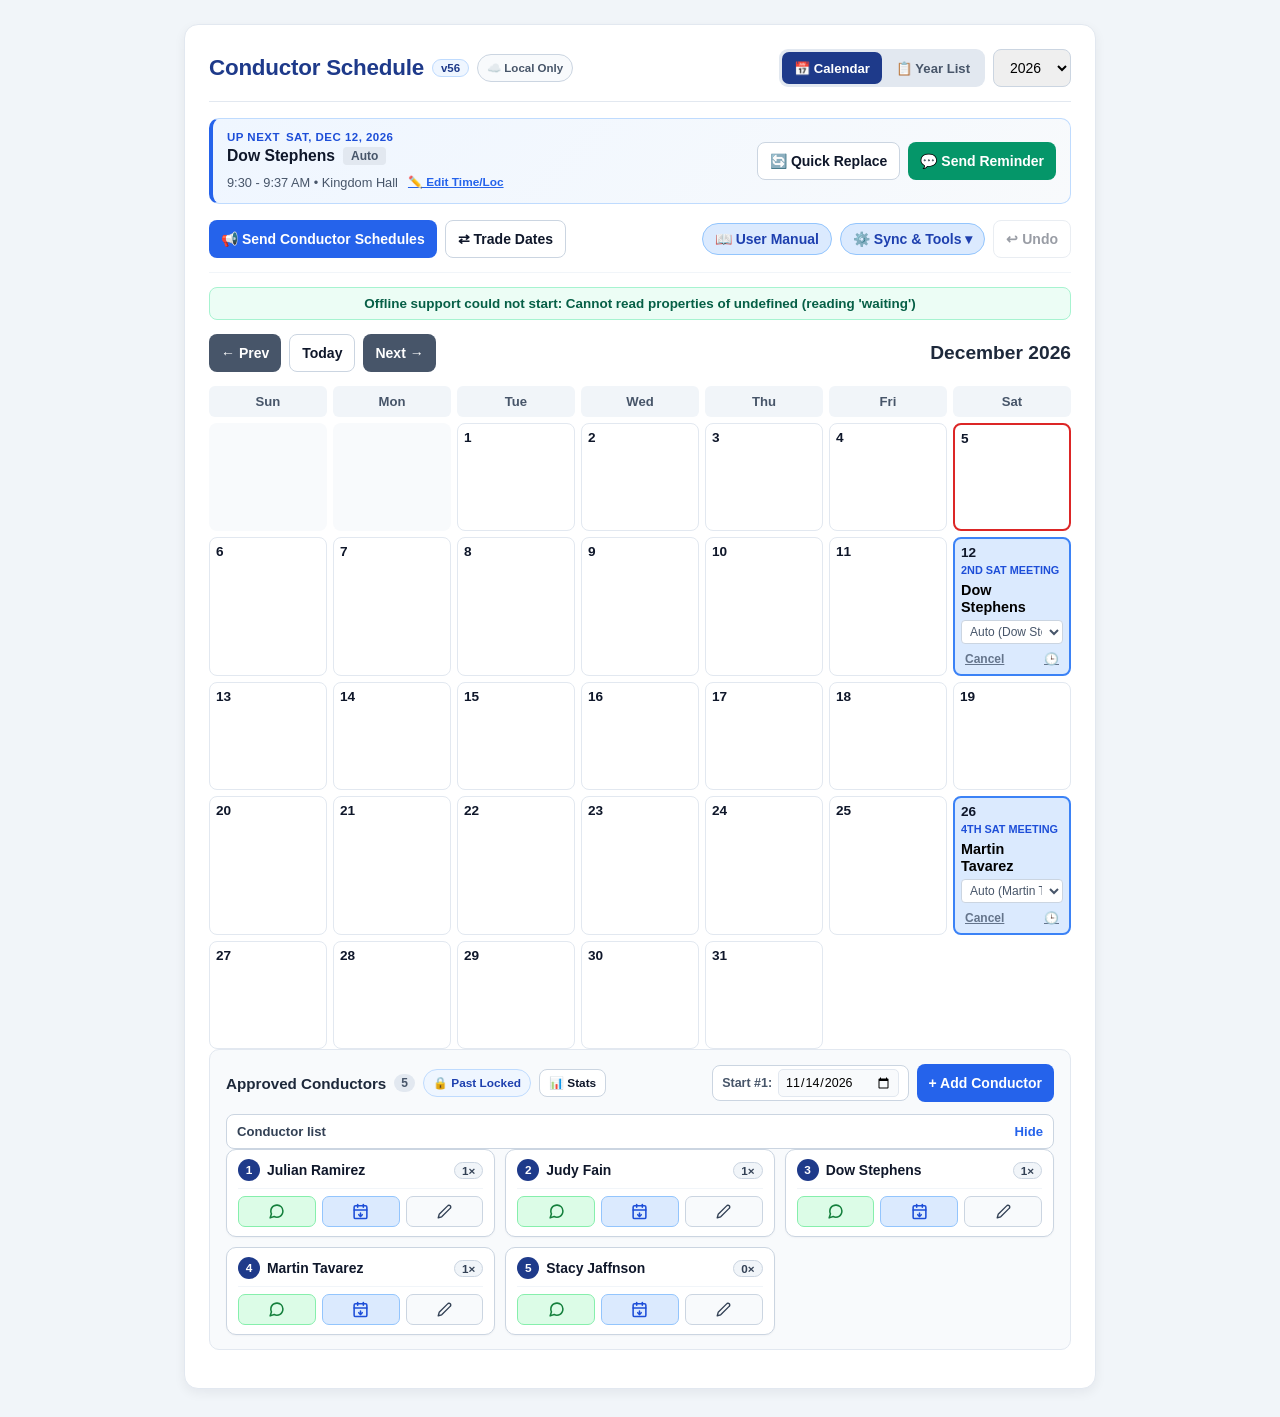
<file: index.html>
<!DOCTYPE html>
<html lang="en">
<head>
  <meta charset="UTF-8">
  <meta name="viewport" content="width=device-width, initial-scale=1.0, viewport-fit=cover">
  <meta name="theme-color" content="#f1f5f9">
  <meta name="apple-mobile-web-app-capable" content="yes">
  <meta name="apple-mobile-web-app-status-bar-style" content="default">
  <title>Conductor Schedule</title>
  <link rel="manifest" href="manifest.json">
  <link rel="apple-touch-icon" href="icon-192.png">
  <link rel="stylesheet" href="./styles.css">
</head>
<body>

<div id="menuBackdrop" class="menu-backdrop" onclick="closeAllDropdowns()"></div>
<div id="printSheetContainer"></div>

<div class="container">
  <!-- STREAMLINED HEADER -->
  <header>
    <div class="title-group">
      <h1>Conductor Schedule</h1>
      <span id="appVersionBadge" class="version-badge">v56</span>
      <button type="button" id="cloudSyncPill" class="sync-pill" onclick="openCloudSyncModal()" title="Configure or check GitHub Gist Cloud Sync" aria-haspopup="dialog" aria-controls="cloudSyncModal">☁️ Local Only</button>
    </div>
    <div class="controls-group">
      <div class="view-toggle">
        <button id="btnViewCalendar" class="active" onclick="setViewMode('calendar')">📅 Calendar</button>
        <button id="btnViewTable" class="outline" onclick="setViewMode('table')">📋 Year List</button>
      </div>
      <select id="yearSelect" onchange="handleYearChange()" aria-label="Select Year"></select>
    </div>
  </header>

  <div id="appUpdateBanner" class="pwa-notice" role="status" aria-live="polite" hidden>
    <span>A new version is ready.</span>
    <div class="controls-group">
      <button type="button" class="success" onclick="installAppUpdate()">Update now</button>
      <button type="button" class="outline" onclick="dismissAppUpdatePrompt()">Later</button>
    </div>
  </div>

  <!-- UP NEXT QUICK-ACTION BANNER -->
  <div id="upNextBanner" class="up-next-card" style="display: none;">
    <div class="up-next-info">
      <div class="up-next-eyebrow">
        <span>Up Next</span>
        <span id="upNextTodayBadge" class="up-next-today-pill" style="display: none;">TODAY</span>
        <span id="upNextDateLabel"></span>
      </div>
      <div class="up-next-main">
        <span id="upNextConductorName"></span>
        <span id="upNextBadges" style="font-size: 0.8rem;"></span>
      </div>
      <div id="upNextReminderTagWrap"></div>
      <div id="upNextSubtext" class="up-next-sub">9:30 - 9:37 AM • Kingdom Hall</div>
    </div>

    <div class="up-next-actions">
      <div id="quickReplaceBox" class="quick-replace-box">
        <select id="quickReplaceSelect" onchange="applyQuickReplace(this.value)" aria-label="Quick Replace Conductor"></select>
        <button type="button" class="btn-link" onclick="toggleQuickReplace(false)">Done</button>
      </div>
      <button type="button" id="btnOpenQuickReplace" class="outline" onclick="toggleQuickReplace()">🔄 Quick Replace</button>
      <button type="button" class="success" onclick="remindUpNextConductor()">💬 Send Reminder</button>
    </div>
  </div>

  <details id="homeActionsDetails" class="home-actions-details" open>
    <summary class="home-actions-summary">Schedule actions</summary>
    <!-- ORGANIZED ACTION TOOLBAR -->
    <div class="toolbar">
      <div class="toolbar-left">
        <button type="button" class="accent" onclick="openShareModal('all', null, 'text')">📢 Send Conductor Schedules</button>
        <button type="button" class="outline" onclick="openTradeModal()">⇄ Trade Dates</button>
      </div>

      <div class="toolbar-right">
        <button type="button" class="manual-pill-btn" onclick="openUserManual()">📖 User Manual</button>

        <!-- SYNC & TOOLS DROPDOWN -->
        <div class="dropdown">
          <button type="button" class="light-blue-pill-btn" onclick="toggleDropdown('toolsMenu', event)">⚙️ Sync &amp; Tools ▾</button>
          <div id="toolsMenu" class="dropdown-menu">
            <div class="dropdown-header">
              <span>Sync &amp; Tools</span>
              <button type="button" class="dropdown-close-btn" onclick="closeAllDropdowns()">✕ Close</button>
            </div>
            <button type="button" class="dropdown-item" onclick="closeAllDropdowns(); openTimeLocModal()">🕒 Time &amp; Location</button>
            <button type="button" class="dropdown-item" onclick="closeAllDropdowns(); openPrintModal()">🖨️ Print / Save PDF</button>
            <div class="dropdown-divider"></div>
            <button type="button" class="dropdown-item" onclick="closeAllDropdowns(); exportICSRange(1)">📅 Export Current Month (.ics)</button>
            <button type="button" class="dropdown-item" onclick="closeAllDropdowns(); exportICSRange(3)">📅 Export 3 Months (.ics)</button>
            <button type="button" class="dropdown-item" onclick="closeAllDropdowns(); exportICSRange(6)">📅 Export 6 Months (.ics)</button>
            <button type="button" class="dropdown-item" onclick="closeAllDropdowns(); exportICSRange(12)">📅 Export 12 Months (.ics)</button>
            <button type="button" class="dropdown-item" onclick="closeAllDropdowns(); exportAllConductorICS()">📅 Export Individual Conductors (.ics)</button>
            <div class="dropdown-divider"></div>
            <button type="button" class="dropdown-item" onclick="closeAllDropdowns(); openCloudSyncModal()">☁️ Cloud Sync (GitHub Gist)</button>
            <div class="dropdown-divider"></div>
            <button type="button" class="dropdown-item" onclick="closeAllDropdowns(); exportJSONBackup()">💾 Backup Data (JSON)</button>
            <button type="button" class="dropdown-item" onclick="closeAllDropdowns(); document.getElementById('importFileInput').click()">📂 Restore Backup (JSON)</button>
            <div class="dropdown-divider"></div>
            <button type="button" class="dropdown-item" onclick="closeAllDropdowns(); forceAppUpdate()">🔄 Check for App Update</button>
          </div>
        </div>
        <button type="button" id="btnUndo" class="outline" onclick="undoLastChange()" disabled title="Undo last schedule change">↩ Undo</button>
        <input type="file" id="importFileInput" accept=".json" style="display: none;" onchange="importJSONBackup(event)">
      </div>
    </div>
  </details>

  <div id="statusMsg" class="status-banner" role="status" aria-live="polite" aria-atomic="true"></div>

  <!-- MONTHLY CALENDAR VIEW -->
  <div id="calendarViewSection">
    <div class="nav-header">
      <div class="controls-group">
        <button class="secondary" onclick="changeMonth(-1)">&larr; Prev</button>
        <button class="outline" onclick="goToToday()">Today</button>
        <button class="secondary" onclick="changeMonth(1)">Next &rarr;</button>
      </div>
      <h2 id="monthYearTitle"></h2>
    </div>
    <div class="calendar-grid" id="calendarGrid"></div>
  </div>

  <!-- ANNUAL TABLE VIEW -->
  <div id="tableViewSection" style="display: none;">
    <div id="yearListNotice" class="year-list-notice"></div>
    <table class="year-table">
      <thead>
        <tr>
          <th>Date</th>
          <th>Assigned Conductor</th>
          <th>Status</th>
          <th>Actions</th>
        </tr>
      </thead>
      <tbody id="scheduleTableBody"></tbody>
    </table>
  </div>

  <!-- ROSTER MANAGEMENT PANEL -->
  <div class="roster-card">
    <div class="roster-header">
      <div class="roster-title-wrap">
        <span class="roster-title">Approved Conductors</span>
        <span id="rosterCountBadge" class="roster-count">0</span>
        <button type="button" id="btnHistoryLock" class="lock-pill-btn" onclick="toggleHistoryLock()" title="Locks past Saturdays so roster edits never alter historical records">🔒 Past Locked</button>
        <button type="button" id="btnToggleStats" class="outline roster-utility-btn" onclick="toggleStatsPanel()">📊 Stats</button>
      </div>
      <div class="roster-header-actions">
        <div class="anchor-control">
          <label for="rotationStartDateInput">Start #1:</label>
          <input type="date" id="rotationStartDateInput" value="2026-11-14" onchange="updateRotationStartDate(this.value)">
        </div>
        <button type="button" id="btnToggleAddConductor" class="accent" onclick="toggleAddConductorDrawer()">+ Add Conductor</button>
      </div>
    </div>

    <!-- FAIRNESS & LAST-SERVED STATS DRAWER -->
    <div id="statsPanel" class="stats-drawer"></div>

    <!-- HIDDEN ENTRY FIELDS (REVEALED ON CLICK) -->
    <div id="addConductorDrawer" class="add-conductor-drawer">
      <div class="drawer-top-bar">
        <span class="drawer-top-title">New Approved Conductor</span>
        <button type="button" class="dropdown-close-btn" onclick="toggleAddConductorDrawer(false)">✕ Close</button>
      </div>
      <div class="drawer-inputs">
        <input type="text" id="newConductorInput" class="roster-input" placeholder="Full name (required)..." onkeydown="if(event.key==='Enter') addConductor()">
        <input type="tel" id="newConductorPhone" class="roster-contact-input" placeholder="Mobile # (optional)" onkeydown="if(event.key==='Enter') addConductor()">
        <input type="email" id="newConductorEmail" class="roster-contact-input" placeholder="Email (optional)" onkeydown="if(event.key==='Enter') addConductor()">
      </div>
      <div class="drawer-actions">
        <button type="button" class="outline" style="min-height: 34px;" onclick="toggleAddConductorDrawer(false)">Cancel</button>
        <button type="button" class="success" style="min-height: 34px;" onclick="addConductor()">Save Conductor</button>
      </div>
    </div>

    <details id="rosterListDetails" class="roster-list-details" open>
      <summary class="roster-list-summary">Conductor list</summary>
      <div class="roster-tags" id="rosterContainer"></div>
    </details>
  </div>
</div>

<!-- TIME & LOCATION SETTINGS (DEFAULT + PER-DATE OVERRIDE) MODAL -->
<div id="timeLocModal" class="modal-backdrop" onclick="if(event.target === this) closeTimeLocModal()">
  <div class="modal-card" style="max-width: 490px;">
    <div class="modal-header">
      <h3>🕒 Time &amp; Location Settings</h3>
      <button type="button" class="modal-close-pill" onclick="closeTimeLocModal()">✕ Close</button>
    </div>

    <div class="modal-field">
      <div class="modal-field-header">
        <label for="defaultTimeInput">Default Meeting Time</label>
      </div>
      <input type="text" id="defaultTimeInput" placeholder="e.g., 9:30 - 9:37 AM">
    </div>

    <div class="modal-field">
      <div class="modal-field-header">
        <label for="defaultLocationInput">Default Location</label>
      </div>
      <input type="text" id="defaultLocationInput" placeholder="e.g., Kingdom Hall">
    </div>

    <div class="helper-box" style="margin-bottom: 12px;">
      <strong>Per-Date Custom Override (Optional):</strong><br>
      Select a specific Saturday below if a group meets at a different time or location on that date.
    </div>

    <div class="modal-field">
      <div class="modal-field-header">
        <label for="customSlotDateSelect">Specific Meeting Saturday</label>
      </div>
      <select id="customSlotDateSelect" onchange="loadSelectedSlotTimeLoc()"></select>
    </div>

    <div style="display: grid; grid-template-columns: 1fr 1fr; gap: 8px; margin-bottom: 10px;">
      <div class="modal-field" style="margin-bottom: 0;">
        <div class="modal-field-header">
          <label for="customSlotTimeInput">Custom Time</label>
        </div>
        <input type="text" id="customSlotTimeInput" placeholder="Leave blank for default">
      </div>
      <div class="modal-field" style="margin-bottom: 0;">
        <div class="modal-field-header">
          <label for="customSlotLocationInput">Custom Location</label>
        </div>
        <input type="text" id="customSlotLocationInput" placeholder="Leave blank for default">
      </div>
    </div>

    <div id="customSlotOverridesList" class="unavail-pills" style="margin-bottom: 10px;"></div>

    <div class="modal-actions-split">
      <button type="button" class="outline" style="min-height: 36px;" onclick="closeTimeLocModal()">Cancel</button>
      <button type="button" class="success" style="min-height: 36px;" onclick="saveTimeLocSettings()">💾 Save Time &amp; Location</button>
    </div>
  </div>
</div>

<!-- CANCEL MEETING WITH REASON MODAL -->
<div id="cancelModal" class="modal-backdrop" onclick="if(event.target === this) closeCancelModal()">
  <div class="modal-card" style="max-width: 440px;">
    <div class="modal-header">
      <h3>Cancel Meeting Date</h3>
      <button type="button" class="modal-close-pill" onclick="closeCancelModal()">✕ Close</button>
    </div>

    <p id="cancelModalDateText" style="font-size: 0.92rem; font-weight: 700; color: #1e293b; margin: 0 0 10px 0;"></p>
    <p style="font-size: 0.82rem; color: #475569; margin: 0 0 12px 0;">
      Choose a reason or enter your own. The conductor rotation will pause on this date and resume on the next meeting Saturday.
    </p>

    <div class="preset-chips" id="cancelPresetChips">
      <button type="button" class="preset-chip" onclick="selectCancelPreset('Circuit Assembly', this)">Circuit Assembly</button>
      <button type="button" class="preset-chip" onclick="selectCancelPreset('Regional Convention', this)">Regional Convention</button>
      <button type="button" class="preset-chip" onclick="selectCancelPreset('CO Visit', this)">CO Visit</button>
      <button type="button" class="preset-chip" onclick="selectCancelPreset('Memorial / Special Event', this)">Memorial / Special Event</button>
      <button type="button" class="preset-chip" onclick="selectCancelPreset('No Meeting', this)">No Meeting</button>
    </div>

    <div class="modal-field">
      <div class="modal-field-header">
        <label for="cancelReasonInput">Cancellation Reason</label>
      </div>
      <input type="text" id="cancelReasonInput" placeholder="e.g., Circuit Assembly" onkeydown="if(event.key==='Enter') confirmCancelMeeting()">
    </div>

    <div class="modal-actions-split">
      <button type="button" class="outline" style="min-height: 36px;" onclick="closeCancelModal()">Back</button>
      <button type="button" class="danger" style="min-height: 36px;" onclick="confirmCancelMeeting()">Confirm Cancellation</button>
    </div>
  </div>
</div>

<!-- BOARD-READY PRINT / SAVE PDF MODAL -->
<div id="printModal" class="modal-backdrop" onclick="if(event.target === this) closePrintModal()">
  <div class="modal-card" style="max-width: 440px;">
    <div class="modal-header">
      <h3>🖨️ Print / Save PDF</h3>
      <button type="button" class="modal-close-pill" onclick="closePrintModal()">✕ Close</button>
    </div>

    <p style="font-size: 0.84rem; color: #475569; margin: 0 0 12px 0;">
      Creates a clean schedule sheet. Use your browser’s print dialog to print it or save it as a PDF.
    </p>

    <div class="modal-field">
      <div class="modal-field-header">
        <label for="printScopeSelect">Schedule length</label>
      </div>
      <select id="printScopeSelect" onchange="prepareStandalonePrintLink()">
        <option value="1">1 Month</option>
        <option value="3" selected>3 Months (Quarterly)</option>
        <option value="6">6 Months (Semi-Annual)</option>
        <option value="12">Next 12 Months (Starting This Month)</option>
      </select>
    </div>

    <p style="font-size: 0.78rem; color: #64748b; margin: 0 0 12px 0;">
      The first three options start from the displayed month. The 12-month option starts from this month.
    </p>

    <div class="modal-actions" style="margin-top: 16px; padding-top: 12px; border-top: 1px solid #f1f5f9;">
      <button type="button" class="outline" style="min-height: 36px;" onclick="closePrintModal()">Cancel</button>
      <a id="printViewAnchor" href="./index.html?print=3" target="_blank" rel="noopener" onclick="return printOrSaveBoardSchedule(event)" style="text-decoration: none; display: inline-flex; align-items: center; justify-content: center; gap: 5px; min-height: 36px; padding: 7px 12px; border-radius: 8px; border: 1px solid var(--primary); background: var(--primary); color: #ffffff; font-size: 0.84rem; font-weight: 600;">🖨️ Print / Save PDF</a>
    </div>
  </div>
</div>

<!-- TWO-WAY TRADE DATES MODAL -->
<div id="tradeModal" class="modal-backdrop" onclick="if(event.target === this) closeTradeModal()">
  <div class="modal-card" style="max-width: 480px;">
    <div class="modal-header">
      <h3>⇄ Trade Two Scheduled Dates</h3>
      <button type="button" class="modal-close-pill" onclick="closeTradeModal()">✕ Close</button>
    </div>

    <div class="modal-field">
      <div class="modal-field-header">
        <label for="tradeDate1Select">First Meeting Date</label>
      </div>
      <select id="tradeDate1Select" onchange="refreshTradePreview()"></select>
    </div>

    <div class="modal-field">
      <div class="modal-field-header">
        <label for="tradeDate2Select">Second Meeting Date</label>
      </div>
      <select id="tradeDate2Select" onchange="refreshTradePreview()"></select>
    </div>

    <div id="tradePreviewBox" class="trade-preview-box"></div>

    <div class="modal-actions-split">
      <button type="button" class="outline" style="min-height: 36px;" onclick="closeTradeModal()">← Back</button>
      <button type="button" id="btnConfirmTrade" class="success" style="min-height: 36px;" onclick="applyDateTrade()">⇄ Confirm Trade</button>
    </div>
  </div>
</div>

<!-- EDIT CONDUCTOR CONTACT, DATE-RANGE UNAVAILABILITY & MANAGEMENT MODAL -->
<div id="contactModal" class="modal-backdrop" onclick="if(event.target === this) closeContactModal()">
  <div class="modal-card" style="max-width: 480px;">
    <div class="modal-header">
      <h3>Edit Conductor Details</h3>
      <button type="button" class="modal-close-pill" onclick="closeContactModal()">✕ Close</button>
    </div>

    <div class="modal-field">
      <div class="modal-field-header">
        <label for="editConductorName">Full Name</label>
        <div class="controls-group" style="gap: 4px;">
          <button type="button" id="btnModalMoveEarlier" class="outline" style="min-height: 28px; padding: 2px 8px; font-size: 0.74rem;" onclick="reorderFromContactModal(-1)">&larr; Earlier</button>
          <button type="button" id="btnModalMoveLater" class="outline" style="min-height: 28px; padding: 2px 8px; font-size: 0.74rem;" onclick="reorderFromContactModal(1)">Later &rarr;</button>
        </div>
      </div>
      <input type="text" id="editConductorName" placeholder="Conductor name" onkeydown="if(event.key==='Enter') saveConductorContact()">
    </div>

    <div style="display: grid; grid-template-columns: 1fr 1fr; gap: 8px;">
      <div class="modal-field">
        <div class="modal-field-header">
          <label for="editConductorPhone">Mobile Number</label>
        </div>
        <input type="tel" id="editConductorPhone" placeholder="e.g., 904-555-0123" onkeydown="if(event.key==='Enter') saveConductorContact()">
      </div>

      <div class="modal-field">
        <div class="modal-field-header">
          <label for="editConductorEmail">Email Address</label>
        </div>
        <input type="email" id="editConductorEmail" placeholder="e.g., name@example.com" onkeydown="if(event.key==='Enter') saveConductorContact()">
      </div>
    </div>

    <div class="modal-field">
      <div class="modal-field-header">
        <label>Unavailable Dates (Auto-Skips Without Shifting Rotation)</label>
      </div>
      <div class="unavail-box">
        <div class="unavail-range-grid">
          <div>
            <label for="unavailRangeStart">Vacation From</label>
            <input type="date" id="unavailRangeStart">
          </div>
          <div>
            <label for="unavailRangeEnd">Vacation To</label>
            <input type="date" id="unavailRangeEnd">
          </div>
          <button type="button" class="outline" style="white-space: nowrap;" onclick="addUnavailableDateRange()">+ Add Range</button>
        </div>

        <div class="unavail-input-row">
          <input type="date" id="addUnavailableDateInput" aria-label="Single Unavailable Date">
          <button type="button" class="outline" style="white-space: nowrap;" onclick="addUnavailableDate()">+ Single Date</button>
        </div>

        <div style="font-size: 0.74rem; font-weight: 700; color: #475569; margin-top: 4px;">Quick-Toggle Upcoming Meeting Saturdays:</div>
        <div id="upcomingSatCheckboxes" class="sat-quick-grid"></div>

        <div id="unavailableDatesList" class="unavail-pills"></div>
      </div>
    </div>

    <div class="modal-actions-split">
      <button type="button" class="danger" style="min-height: 36px; font-size: 0.82rem;" onclick="removeConductorFromModal()">🗑️ Remove</button>
      <div class="controls-group">
        <button type="button" class="outline" style="min-height: 36px;" onclick="closeContactModal()">Cancel</button>
        <button type="button" class="success" style="min-height: 36px;" onclick="saveConductorContact()">💾 Save</button>
      </div>
    </div>
  </div>
</div>

<!-- CLOUD SYNC (GITHUB GIST) MODAL -->
<div id="cloudSyncModal" class="modal-backdrop" onclick="if(event.target === this) closeCloudSyncModal()">
  <div class="modal-card" style="max-width: 500px;">
    <div class="modal-header">
      <h3>☁️ Cloud Sync (GitHub Gist)</h3>
      <button type="button" class="modal-close-pill" onclick="closeCloudSyncModal()">✕ Close</button>
    </div>

    <div class="helper-box">
      <strong>How to sync Mac, iPhone &amp; iPad automatically:</strong><br>
      1. On GitHub.com, go to <strong>Settings → Developer settings → Personal access tokens → Tokens (classic)</strong> and generate a token with only the <strong><code>gist</code></strong> checkbox selected.<br>
      2. Paste the token below and tap <strong>Save &amp; Connect</strong> (leave Gist ID blank on your first device to create one automatically).<br>
      3. Copy the Gist ID to your other devices and enter the token separately on each one. The token is saved in this browser so it survives reloads; it is not shared with other devices.
      <br><strong>Security:</strong> The token is stored in this browser's local storage, which is not encrypted. Avoid saving it on shared devices or browser profiles.
      <br>Clearing the token and saving switches this browser to Local mode and removes its saved token and Gist ID. It does not delete the Gist or disconnect other devices.
    </div>

    <div class="modal-field">
      <div class="modal-field-header">
        <label for="gistTokenInput">GitHub Personal Access Token (<code>gist</code> scope)</label>
      </div>
      <input type="password" id="gistTokenInput" placeholder="ghp_xxxxxxxxxxxxxxxxxxxx" oninput="handleSmartSyncPaste(this.value)">
    </div>

    <div class="modal-field">
      <div class="modal-field-header">
        <label for="gistIdInput">Private Gist ID (Auto-created if blank)</label>
      </div>
      <input type="text" id="gistIdInput" placeholder="Leave blank on first setup, or paste existing Gist ID" oninput="handleSmartSyncPaste(this.value)">
    </div>

    <div class="modal-field" style="display: flex; align-items: center; justify-content: space-between; background: #f8fafc; padding: 10px 12px; border-radius: 8px; border: 1px solid #e2e8f0;">
      <label for="gistAutoSyncCheckbox" style="cursor: pointer;">Auto-Sync on Changes &amp; App Open</label>
      <input type="checkbox" id="gistAutoSyncCheckbox" checked style="width: 20px; height: 20px; min-height: auto; cursor: pointer;">
    </div>

    <div id="cloudSyncStatusDetail" class="cloud-sync-status" role="status" aria-live="polite"></div>

    <div class="modal-actions-split">
      <div class="controls-group">
        <button type="button" class="outline" style="min-height: 36px; font-size: 0.8rem;" onclick="copySyncCredentials()">📋 Copy Gist ID</button>
        <button type="button" class="outline" style="min-height: 36px; font-size: 0.8rem;" onclick="retryCloudSync()">🔁 Retry Sync</button>
        <button type="button" class="outline" style="min-height: 36px; font-size: 0.8rem;" onclick="manualPullFromGist()">⬇️ Pull</button>
        <button type="button" class="outline" style="min-height: 36px; font-size: 0.8rem;" onclick="manualPushToGist()">⬆️ Push</button>
      </div>
      <div class="controls-group">
        <button type="button" class="outline" style="min-height: 36px;" onclick="closeCloudSyncModal()">Close</button>
        <button type="button" class="success" style="min-height: 36px;" onclick="saveCloudSyncSettings()">💾 Save &amp; Connect</button>
      </div>
    </div>
  </div>
</div>

<!-- SHARE & MESSAGE TEMPLATE MODAL -->
<div id="shareModal" class="modal-backdrop" onclick="if(event.target === this) closeShareModal()">
  <div class="modal-card">
    <div class="modal-header">
      <h3 id="shareModalTitle">Share Schedule</h3>
      <button type="button" class="modal-close-pill" onclick="closeShareModal()">✕ Close</button>
    </div>

    <div id="shareReminderStatusBanner" class="share-reminder-banner">
      <span id="shareReminderStatusText"></span>
      <div class="controls-group">
        <button type="button" class="btn-link" style="color: inherit; font-weight: 700;" onclick="cycleActiveShareReminderStatus()">Cycle Status</button>
        <button type="button" class="btn-link" style="color: #991b1b; font-weight: 700;" onclick="clearActiveShareReminder()">Clear</button>
      </div>
    </div>

    <div class="format-switcher">
      <button type="button" id="btnFormatText" class="active" onclick="setShareFormat('text')">💬 Short Text</button>
      <button type="button" id="btnFormatEmail" class="outline" onclick="setShareFormat('email')">✉️ Longer Email</button>
    </div>

    <!-- GROUP VS 1-BY-1 QUEUE PANEL -->
    <div id="allTextQueuePanel" class="queue-panel" style="display: none;">
      <div class="queue-mode-row">
        <button type="button" id="btnQueueModeGroup" class="active" onclick="setAllTextDeliveryMode('group')">👥 Single Group Text</button>
        <button type="button" id="btnQueueModeQueue" class="outline" onclick="setAllTextDeliveryMode('queue')">📲 1-by-1 Individual Queue</button>
      </div>
      <div id="queueStepperRow" class="queue-stepper" style="display: none;">
        <span id="queueProgressLabel" class="queue-status-text">Conductor 1 of 5</span>
        <div class="controls-group">
          <button type="button" class="outline" style="min-height: 30px; padding: 2px 10px; font-size: 0.78rem;" onclick="stepQueue(-1)">◀ Prev</button>
          <button type="button" class="outline" style="min-height: 30px; padding: 2px 10px; font-size: 0.78rem;" onclick="stepQueue(1)">Next ▶</button>
        </div>
      </div>
      <p id="queueActionHint" class="placeholder-hint" style="display: none;">After sending, return here, mark it sent if appropriate, then tap Next.</p>
    </div>

    <div class="modal-field">
      <div class="modal-field-header">
        <label id="shareRecipientLabel" for="shareRecipientInput">To (Mobile Number):</label>
        <button type="button" id="btnQuickEditContact" class="btn-link" style="font-size:0.75rem; color:var(--accent);" onclick="editContactFromShareModal()">Edit Saved Contact</button>
      </div>
      <input type="text" id="shareRecipientInput" placeholder="Auto-filled when saved in roster...">
    </div>

    <div class="modal-field">
      <div class="modal-field-header">
        <label for="shareTimeframeSelect">Schedule Timeframe (12-Month Option Starts This Month)</label>
      </div>
      <select id="shareTimeframeSelect" onchange="refreshShareModalPreview()">
        <option value="1">Next 1 Month</option>
        <option value="2" selected>Next 3 Months</option>
        <option value="3">Next 6 Months</option>
        <option value="6">Next 12 Months (Starting This Month)</option>
        <option value="4">Rest of Selected Year (Upcoming Only)</option>
        <option value="5">Entire Selected Year (All Dates)</option>
      </select>
    </div>

    <div class="modal-field" id="emailSubjectField" style="display: none;">
      <div class="modal-field-header">
        <label for="shareEmailSubject">Email Subject</label>
      </div>
      <input type="text" id="shareEmailSubject" value="FS Conductor Schedule">
    </div>

    <div class="modal-field">
      <div class="modal-field-header">
        <label id="shareMessageLabel" for="shareMessageTextarea">Short Text Message</label>
        <span id="shareCharCount" class="char-counter"></span>
      </div>
      <textarea id="shareMessageTextarea" oninput="updateCharCounter()"></textarea>
      <div id="sharePlaceholdersHint" class="placeholder-hint"></div>
    </div>

    <div class="template-controls">
      <span id="templateScopeLabel" style="font-size:0.8rem; color:#334155; font-weight:600;">Short Text Template:</span>
      <div class="controls-group">
        <button type="button" class="outline" style="min-height:32px; padding:4px 10px; font-size:0.8rem;" onclick="saveModalAsDefaultTemplate()">💾 Save as Default</button>
        <button type="button" class="outline" style="min-height:32px; padding:4px 10px; font-size:0.8rem;" onclick="resetModalDefaultTemplate()">↺ Reset Default</button>
      </div>
    </div>

    <div class="modal-actions">
      <button type="button" class="outline" onclick="closeShareModal()">← Back</button>
      <button type="button" id="btnMarkReminderSent" class="outline" style="display: none;" onclick="manualMarkReminderSent()">✓ Mark Sent</button>
      <button type="button" class="outline" onclick="copyModalMessage()">📋 Copy</button>
      <button type="button" id="btnActionSms" class="secondary" onclick="smsModalMessage()">💬 Open in Messages</button>
      <button type="button" id="btnActionEmail" class="secondary" style="display: none;" onclick="emailModalMessage()">✉️ Open in Gmail</button>
      <button type="button" class="success" onclick="shareModalMessage()">📤 Share Sheet</button>
    </div>
  </div>
</div>

<script src="./js/storage.js"></script>
<script src="./js/app-core.js"></script>
<script src="./js/ui-modals.js"></script>
<script src="./js/cloud-sync.js"></script>
<script src="./js/schedule.js"></script>
<script src="./js/sharing.js"></script>
<script src="./js/app-init.js"></script>

</body>
</html>
</file>
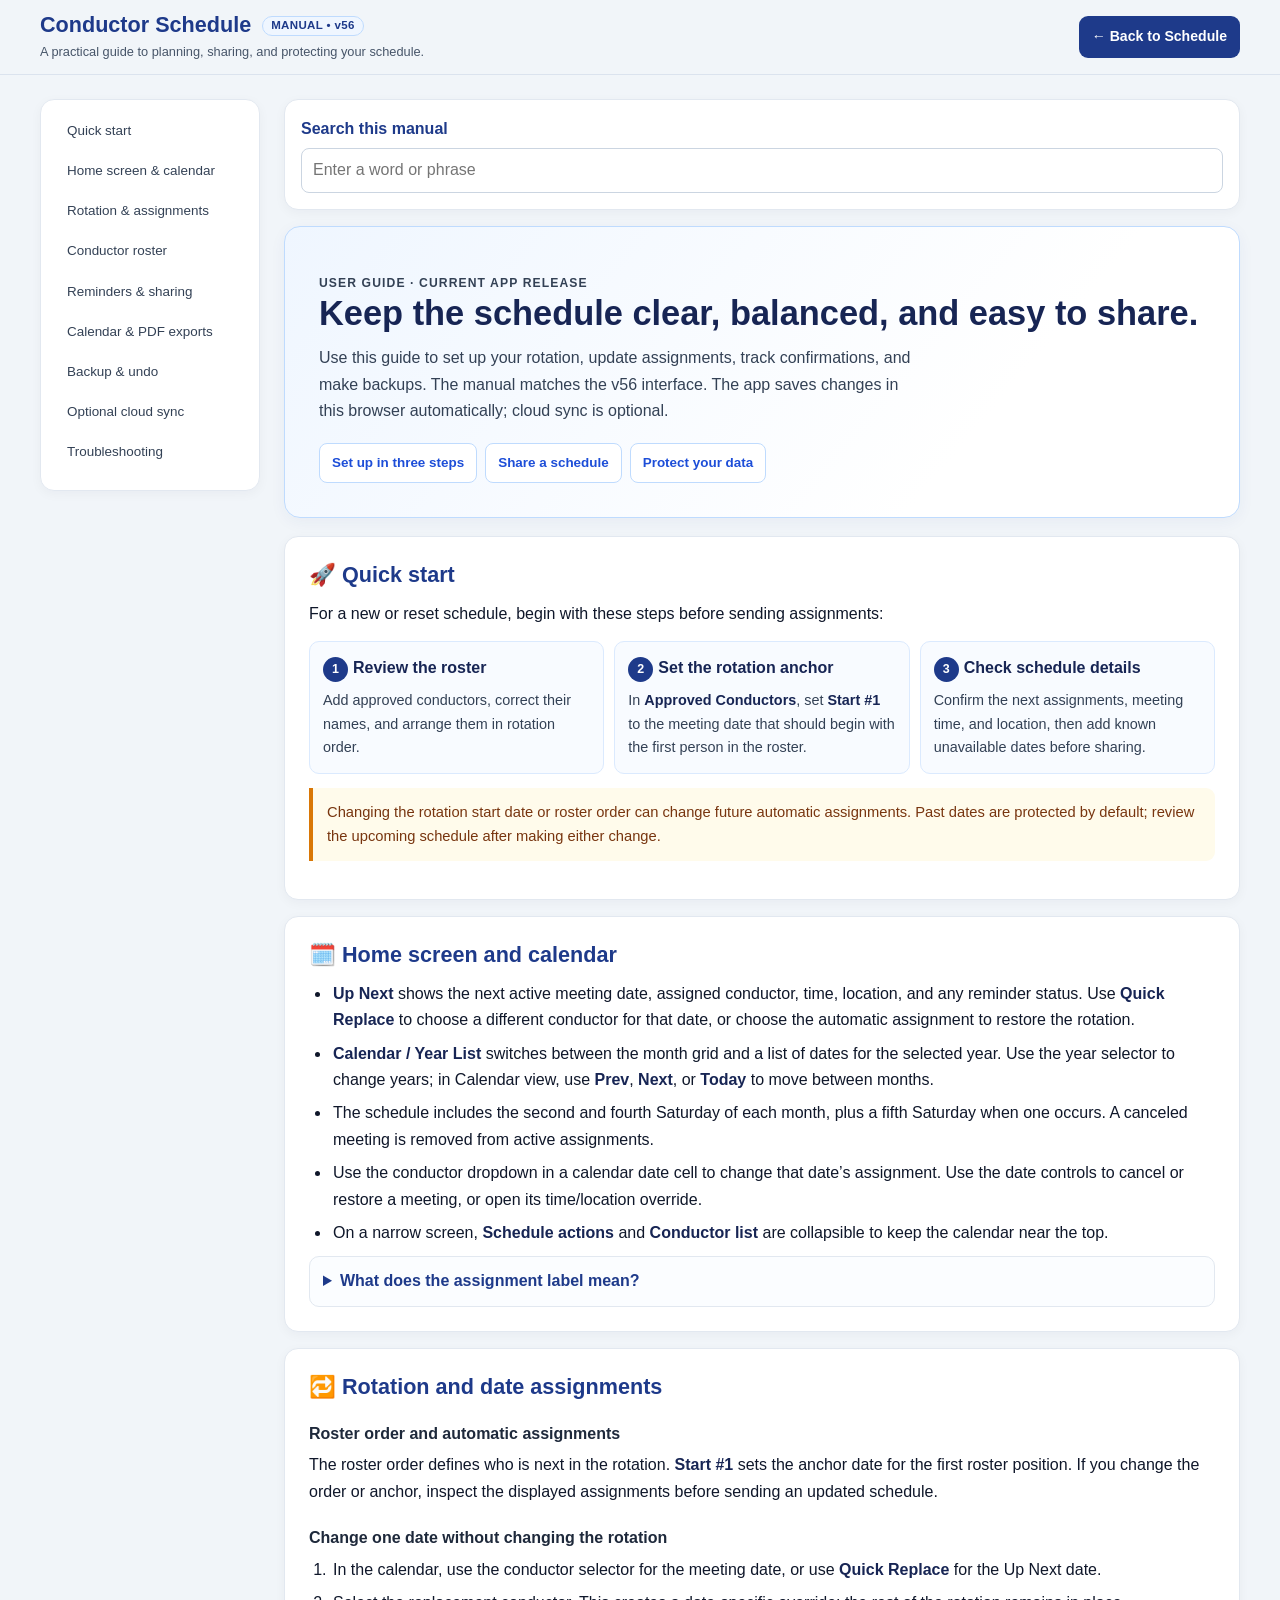
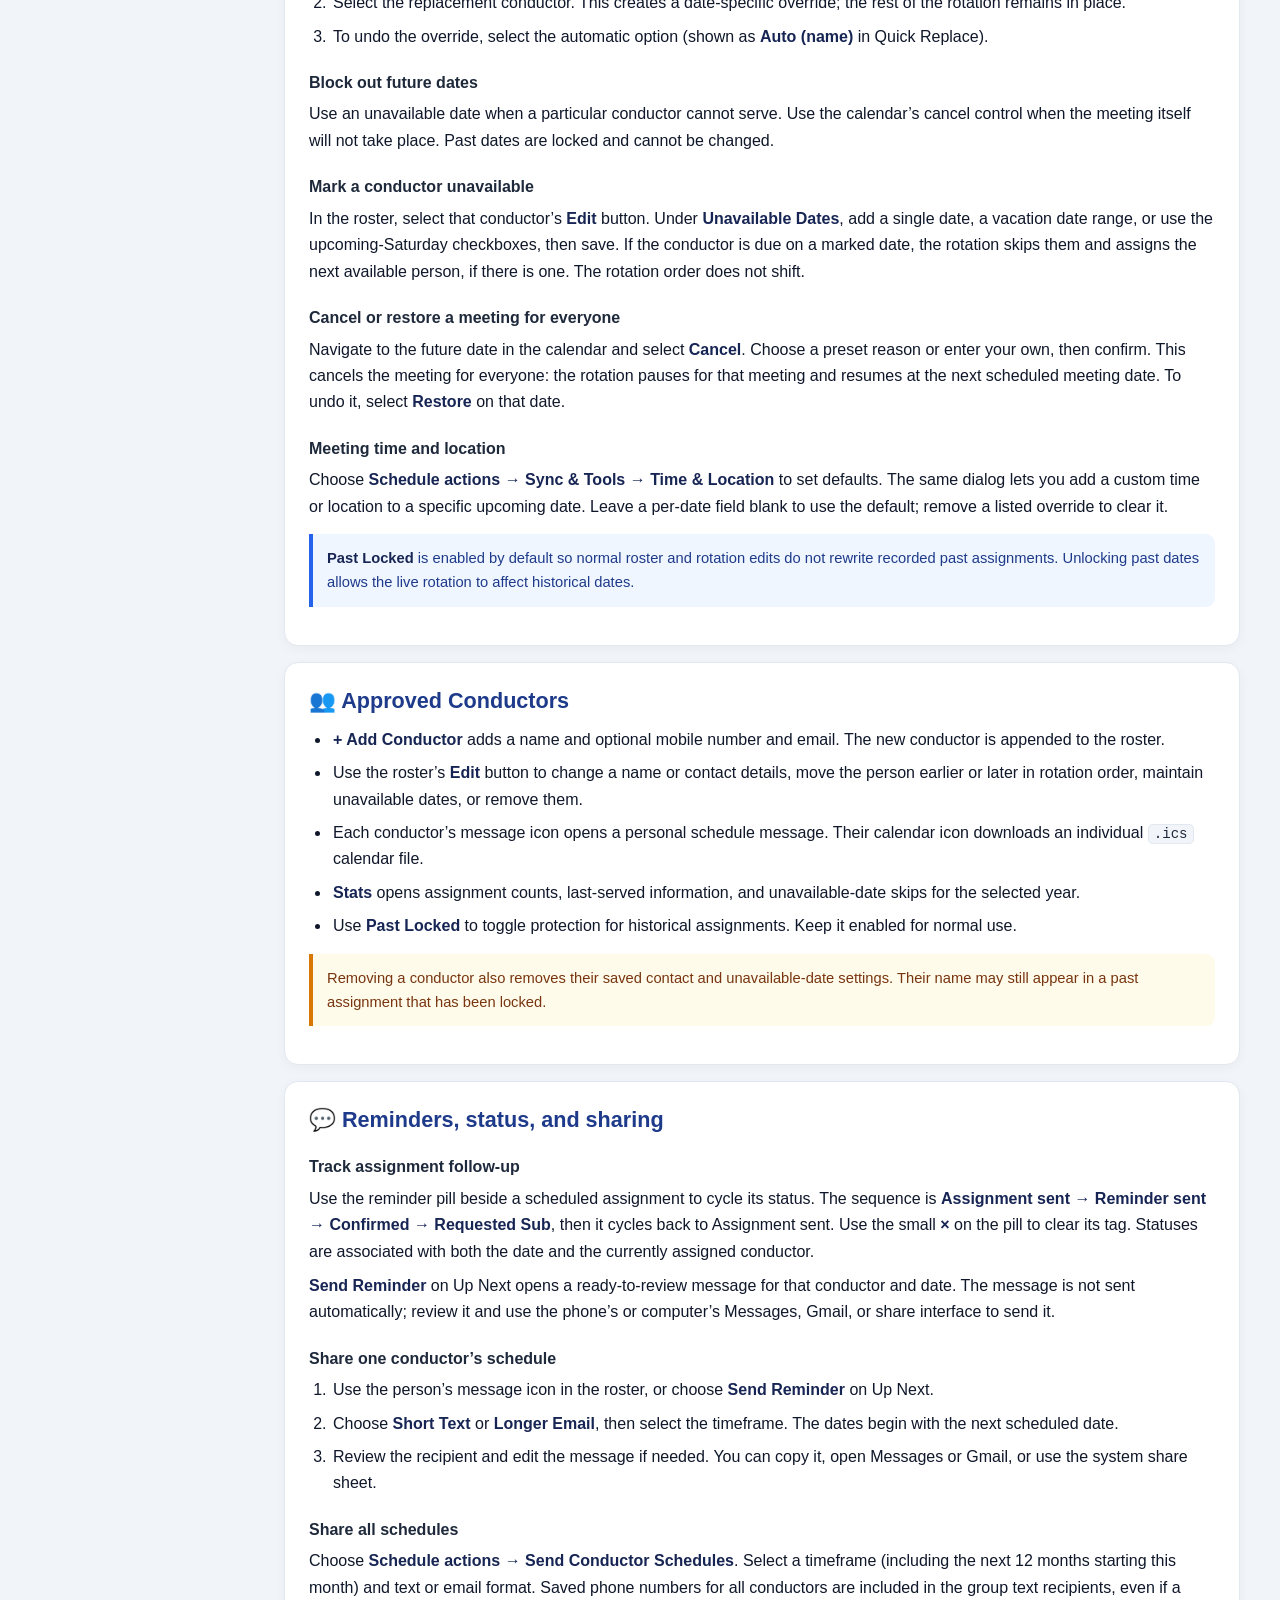
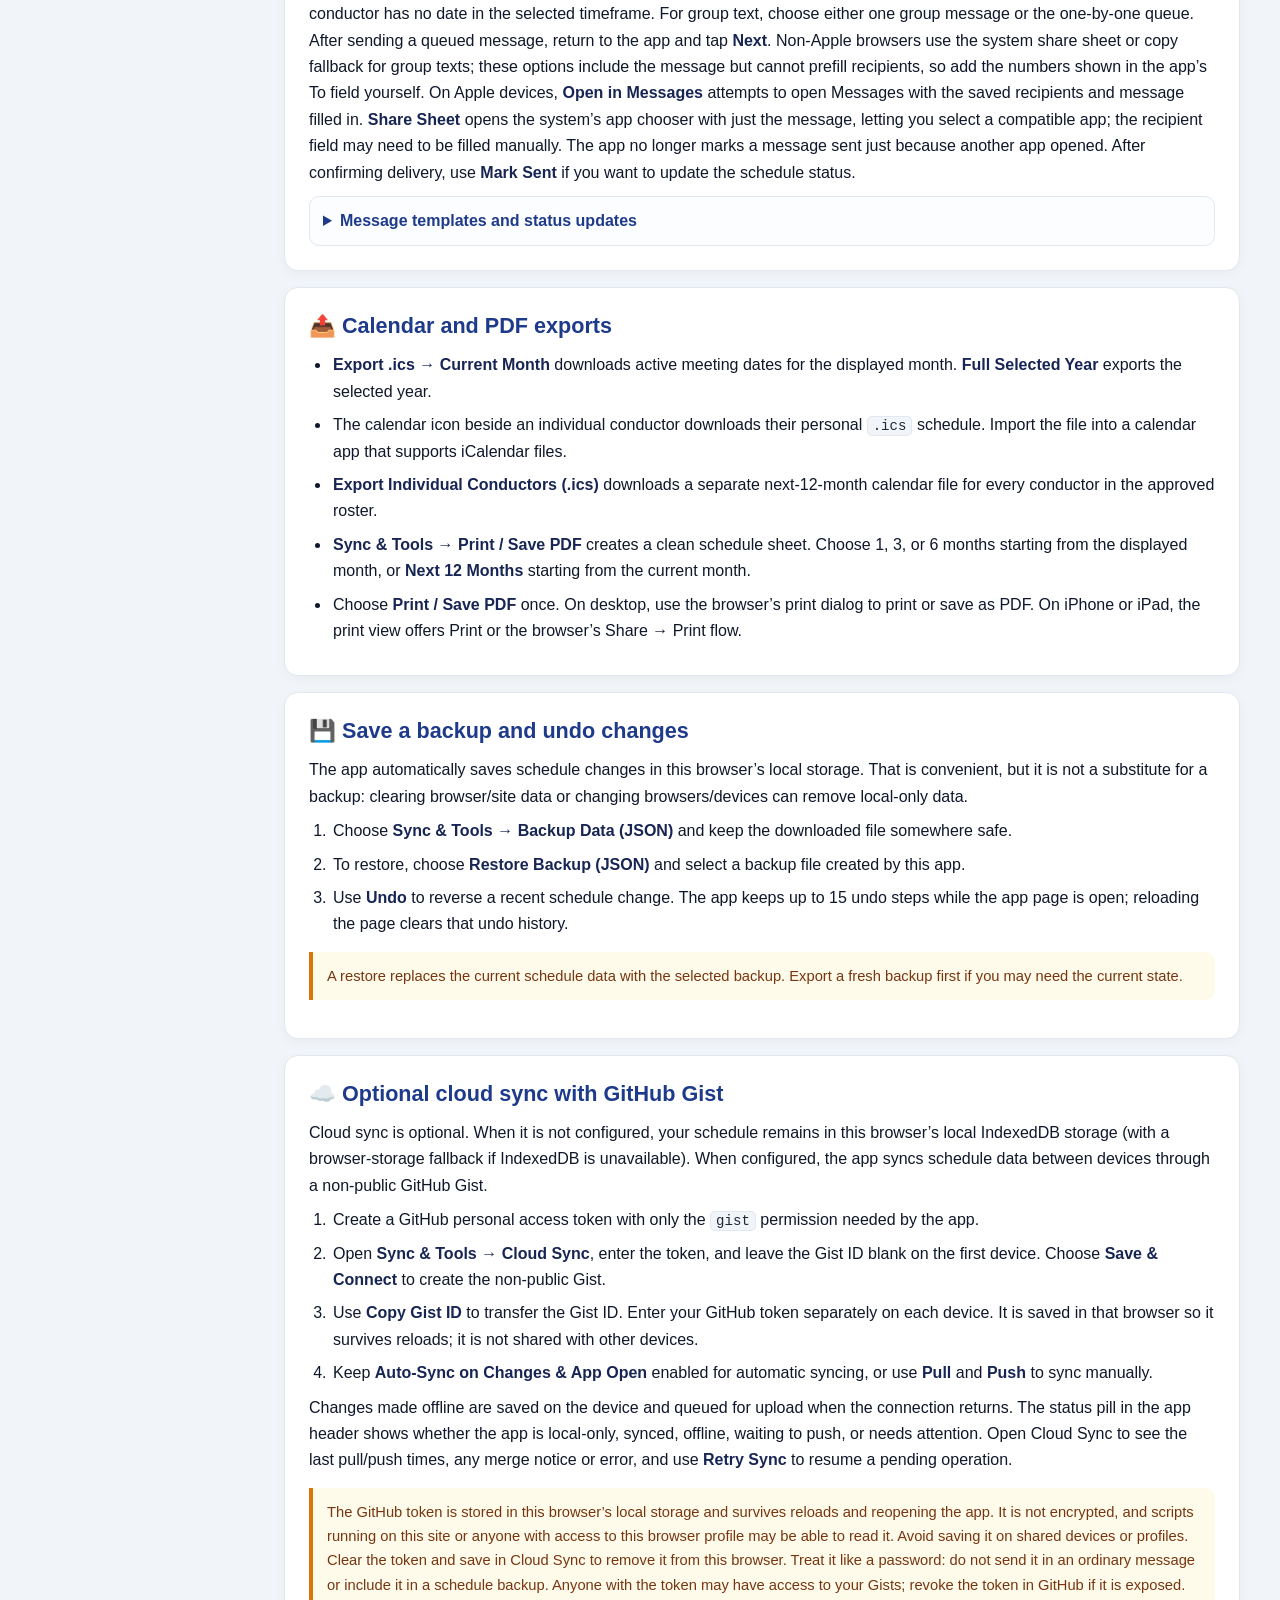
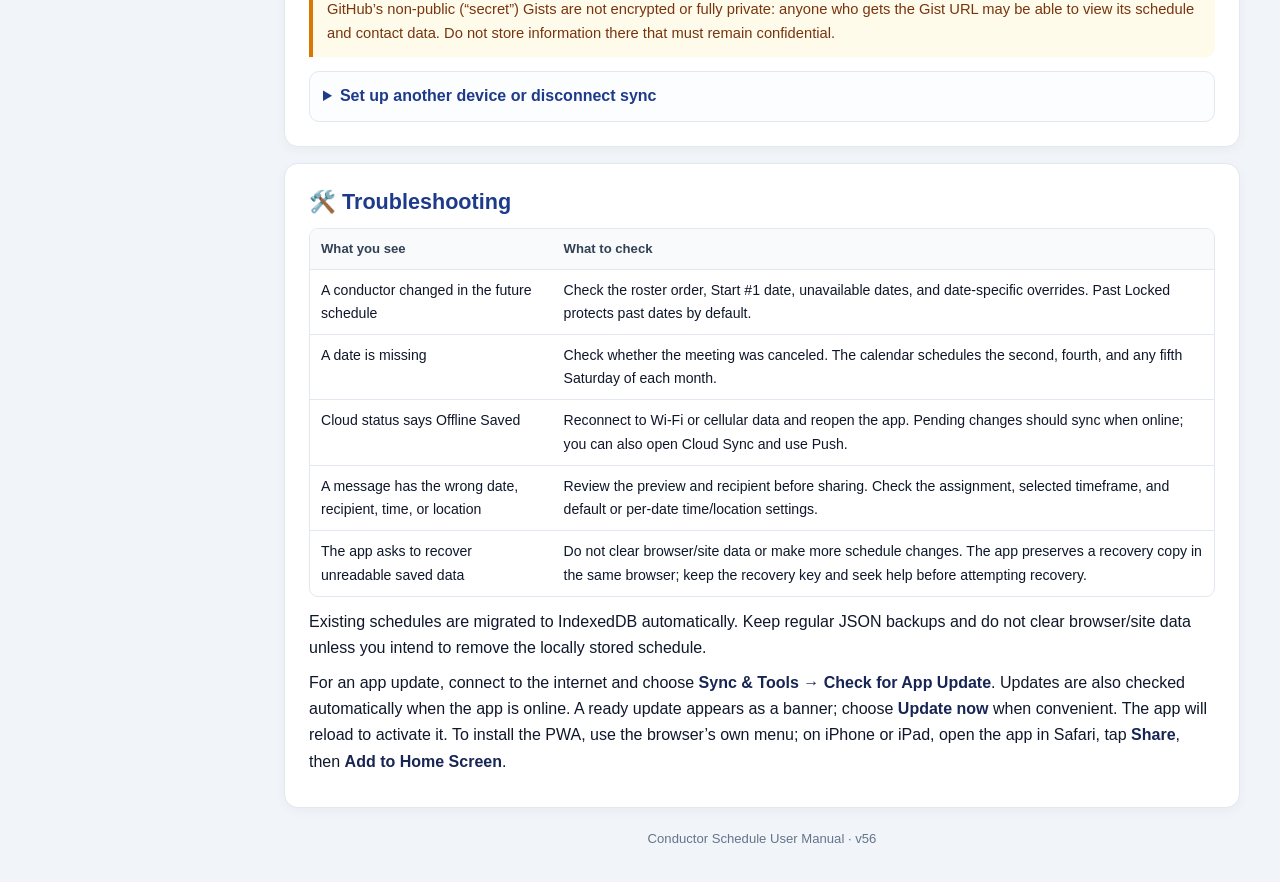
<file: manual.html>
<!DOCTYPE html>
<html lang="en">
<head>
  <meta charset="UTF-8">
  <meta name="viewport" content="width=device-width, initial-scale=1.0, viewport-fit=cover">
  <meta name="theme-color" content="#f1f5f9">
  <meta name="description" content="How to manage the Conductor Schedule PWA: assignments, roster, reminders, exports, backups, and sync.">
  <title>Conductor Schedule — User Manual (v56)</title>
  <style>
    :root {
      color-scheme: light;
      --primary: #1e3a8a;
      --primary-dark: #172554;
      --accent: #2563eb;
      --green: #047857;
      --amber: #92400e;
      --red: #b91c1c;
      --bg: #f1f5f9;
      --surface: #ffffff;
      --text: #0f172a;
      --muted: #475569;
      --border: #cbd5e1;
      --soft-blue: #eff6ff;
      --soft-green: #ecfdf5;
      --soft-amber: #fffbeb;
    }

    * { box-sizing: border-box; }

    html { scroll-behavior: smooth; }

    body {
      margin: 0;
      padding: 0 18px calc(32px + env(safe-area-inset-bottom));
      background: var(--bg);
      color: var(--text);
      font: 16px/1.65 -apple-system, BlinkMacSystemFont, "Segoe UI", Roboto, Helvetica, Arial, sans-serif;
    }

    a { color: #1d4ed8; }
    a:focus-visible, summary:focus-visible {
      outline: 3px solid #60a5fa;
      outline-offset: 3px;
      border-radius: 4px;
    }

    .top-bar {
      position: sticky;
      top: 0;
      z-index: 5;
      margin: 0 -18px 24px;
      padding: calc(12px + env(safe-area-inset-top)) max(18px, calc((100vw - 1200px) / 2));
      border-bottom: 1px solid #dbe3ee;
      background: rgb(241 245 249 / 94%);
      backdrop-filter: blur(10px);
      display: flex;
      align-items: center;
      justify-content: space-between;
      gap: 12px;
    }

    .top-title { min-width: 0; }
    .top-title h1 {
      margin: 0;
      color: var(--primary);
      font-size: clamp(1.05rem, 3vw, 1.35rem);
      line-height: 1.2;
    }

    .top-subtitle { margin: 3px 0 0; color: var(--muted); font-size: 0.8rem; }

    .version-badge {
      display: inline-flex;
      vertical-align: middle;
      margin-left: 5px;
      padding: 2px 8px;
      border: 1px solid #bfdbfe;
      border-radius: 999px;
      background: var(--soft-blue);
      color: var(--primary);
      font-size: 0.72rem;
      font-weight: 800;
      letter-spacing: 0.03em;
    }

    .back-btn {
      flex: 0 0 auto;
      display: inline-flex;
      align-items: center;
      justify-content: center;
      min-height: 42px;
      padding: 8px 13px;
      border-radius: 9px;
      background: var(--primary);
      color: #fff;
      text-decoration: none;
      font-size: 0.88rem;
      font-weight: 700;
    }

    .back-btn:hover { background: var(--primary-dark); }

    .manual-shell {
      display: grid;
      grid-template-columns: 220px minmax(0, 1fr);
      gap: 24px;
      max-width: 1200px;
      margin: 0 auto;
      align-items: start;
    }

    .contents {
      position: sticky;
      top: 92px;
      padding: 16px;
      border: 1px solid #e2e8f0;
      border-radius: 14px;
      background: var(--surface);
      box-shadow: 0 3px 12px rgb(15 23 42 / 4%);
    }

    .contents ul {
      display: grid;
      gap: 3px;
      margin: 0;
      padding: 0;
      list-style: none;
    }

    .contents a {
      display: block;
      padding: 6px 8px;
      border-radius: 7px;
      color: #334155;
      font-size: 0.84rem;
      line-height: 1.35;
      text-decoration: none;
    }

    .contents a:hover { background: #f1f5f9; color: var(--primary); }

    .contents-summary {
      display: none;
      align-items: center;
      justify-content: space-between;
      gap: 10px;
      min-height: 40px;
      cursor: pointer;
      color: var(--primary);
      font-size: 0.9rem;
      font-weight: 750;
    }

    .contents-summary span:last-child {
      color: var(--muted);
      font-size: 0.76rem;
      font-weight: 600;
    }

    .manual-search {
      margin-bottom: 16px;
      padding: 16px;
      border: 1px solid #e2e8f0;
      border-radius: 14px;
      background: var(--surface);
      box-shadow: 0 3px 12px rgb(15 23 42 / 4%);
    }

    .manual-search label {
      display: block;
      margin-bottom: 6px;
      color: var(--primary);
      font-weight: 750;
    }

    .manual-search-controls {
      display: flex;
      gap: 8px;
    }

    .manual-search input {
      flex: 1;
      min-width: 0;
      min-height: 42px;
      padding: 8px 11px;
      border: 1px solid var(--border);
      border-radius: 8px;
      background: #fff;
      color: var(--text);
      font: inherit;
    }

    .manual-search input:focus-visible,
    .manual-search button:focus-visible,
    .manual-search-results a:focus-visible {
      outline: 3px solid #60a5fa;
      outline-offset: 2px;
    }

    .manual-search button {
      min-height: 42px;
      padding: 7px 12px;
      border: 1px solid var(--border);
      border-radius: 8px;
      background: #fff;
      color: var(--text);
      font: inherit;
      font-weight: 700;
      cursor: pointer;
    }

    .manual-search-results { margin-top: 10px; }
    .manual-search-results p { margin: 0 0 7px; color: var(--muted); font-size: 0.88rem; }
    .manual-search-results ol { display: grid; gap: 6px; margin: 0; padding-left: 22px; }
    .manual-search-results li { margin: 0; padding-left: 2px; }
    .manual-search-results a { font-weight: 700; }
    .manual-search-results span { display: block; color: #475569; font-size: 0.84rem; font-weight: 400; }
    .manual-search-hit {
      scroll-margin-top: 92px;
      border-radius: 4px;
      background: #fffbeb;
      outline: 2px solid #f59e0b;
      outline-offset: 3px;
    }

    @media (min-width: 761px) {
      .contents-disclosure[open] > .contents-summary { display: none; }
      .contents-disclosure:not([open]) > .contents-summary { display: flex; }
    }

    main { min-width: 0; }

    .hero {
      margin-bottom: 18px;
      padding: clamp(20px, 4vw, 34px);
      border: 1px solid #bfdbfe;
      border-radius: 16px;
      background: linear-gradient(130deg, #eff6ff, #fff 72%);
      box-shadow: 0 4px 16px rgb(30 58 138 / 5%);
    }

    .eyebrow {
      margin: 0 0 7px;
      color: #1d4ed8;
      font-size: 0.76rem;
      font-weight: 800;
      letter-spacing: 0.09em;
      text-transform: uppercase;
    }

    .hero h2 {
      margin: 0;
      color: var(--primary-dark);
      font-size: clamp(1.5rem, 4vw, 2.15rem);
      line-height: 1.18;
    }

    .hero > p {
      max-width: 68ch;
      margin: 12px 0 0;
      color: #334155;
    }

    .hero-links { display: flex; flex-wrap: wrap; gap: 8px; margin-top: 18px; }

    .hero-links a {
      display: inline-flex;
      min-height: 40px;
      align-items: center;
      padding: 7px 12px;
      border: 1px solid #bfdbfe;
      border-radius: 8px;
      background: #fff;
      font-size: 0.84rem;
      font-weight: 700;
      text-decoration: none;
    }

    .section-card {
      scroll-margin-top: 84px;
      margin-bottom: 16px;
      padding: clamp(17px, 3vw, 24px);
      border: 1px solid #e2e8f0;
      border-radius: 14px;
      background: var(--surface);
      box-shadow: 0 3px 12px rgb(15 23 42 / 4%);
    }

    .section-card > h2 {
      display: flex;
      align-items: center;
      gap: 9px;
      margin: 0 0 12px;
      color: var(--primary);
      font-size: clamp(1.12rem, 2.5vw, 1.35rem);
      line-height: 1.3;
    }

    h3 {
      margin: 22px 0 6px;
      color: #1e293b;
      font-size: 1rem;
      line-height: 1.35;
    }

    p { margin: 8px 0; }
    ul, ol { margin: 8px 0 0; padding-left: 22px; }
    li { margin: 0 0 7px; padding-left: 2px; }
    strong { color: #172554; }

    code {
      padding: 1px 5px;
      border: 1px solid #e2e8f0;
      border-radius: 5px;
      background: #f1f5f9;
      color: #1e293b;
      font: 0.88em ui-monospace, SFMono-Regular, Menlo, Consolas, monospace;
    }

    .steps {
      display: grid;
      grid-template-columns: repeat(3, minmax(0, 1fr));
      gap: 10px;
      margin-top: 14px;
    }

    .step {
      padding: 13px;
      border: 1px solid #dbeafe;
      border-radius: 10px;
      background: #f8fbff;
    }

    .step-number {
      display: inline-grid;
      width: 25px;
      height: 25px;
      margin-right: 5px;
      place-items: center;
      border-radius: 50%;
      background: var(--primary);
      color: white;
      font-size: 0.78rem;
      font-weight: 800;
    }

    .step p { margin: 7px 0 0; color: #334155; font-size: 0.9rem; }

    .callout {
      margin: 14px 0;
      padding: 12px 14px;
      border-left: 4px solid var(--accent);
      border-radius: 0 9px 9px 0;
      background: var(--soft-blue);
      color: #1e3a8a;
      font-size: 0.92rem;
    }

    .callout.success { border-color: var(--green); background: var(--soft-green); color: #065f46; }
    .callout.warning { border-color: #d97706; background: var(--soft-amber); color: #78350f; }

    details.guide-detail {
      margin-top: 10px;
      border: 1px solid #e2e8f0;
      border-radius: 10px;
      background: #fbfdff;
    }

    details.guide-detail > summary {
      cursor: pointer;
      padding: 11px 13px;
      color: var(--primary);
      font-weight: 750;
    }

    details.guide-detail > div { padding: 0 14px 14px; }

    .table-wrap {
      overflow-x: auto;
      margin: 12px 0;
      border: 1px solid #e2e8f0;
      border-radius: 9px;
    }

    table {
      width: 100%;
      min-width: 480px;
      border-collapse: collapse;
      font-size: 0.88rem;
    }

    th, td { padding: 9px 11px; border-bottom: 1px solid #e2e8f0; text-align: left; vertical-align: top; }
    th { background: #f8fafc; color: #334155; font-size: 0.82rem; }
    tr:last-child td { border-bottom: 0; }

    .footer-note {
      margin: 20px 4px 0;
      color: #64748b;
      font-size: 0.82rem;
      text-align: center;
    }

    @media (max-width: 760px) {
      body { padding-right: 12px; padding-left: 12px; }
      .top-bar {
        margin-right: -12px;
        margin-left: -12px;
        margin-bottom: 10px;
        padding: calc(8px + env(safe-area-inset-top)) 12px 8px;
      }
      .top-subtitle { margin-top: 1px; }
      .manual-shell { grid-template-columns: minmax(0, 1fr); gap: 8px; }
      .contents { position: static; padding: 8px 12px; }
      .contents-summary { display: flex; }
      .contents-disclosure[open] > ul { margin-top: 6px; }
      .contents ul { grid-template-columns: repeat(2, minmax(0, 1fr)); gap: 2px 6px; }
      .contents a { min-height: 38px; display: flex; align-items: center; }
      .steps { grid-template-columns: 1fr; }
      .section-card { scroll-margin-top: 76px; }
      .manual-search-hit { scroll-margin-top: 76px; }
    }

    @media (max-width: 420px) {
      .top-bar { align-items: flex-start; }
      .top-subtitle { max-width: 22ch; }
      .back-btn { min-height: 40px; padding: 7px 9px; font-size: 0.8rem; }
      .contents ul { grid-template-columns: 1fr 1fr; }
    }

    @media print {
      body { max-width: none; padding: 0; background: #fff; font-size: 11pt; }
      .top-bar { position: static; margin: 0 0 18px; padding: 0 0 10px; background: #fff; }
      .back-btn, .contents, .hero-links { display: none; }
      .manual-shell { display: block; max-width: none; }
      .hero, .section-card { break-inside: avoid; box-shadow: none; }
      details.guide-detail > div { display: block; }
      details.guide-detail > summary { list-style: none; }
      a { color: inherit; text-decoration: none; }
    }
  </style>
</head>
<body>
  <header class="top-bar">
    <div class="top-title">
      <h1>Conductor Schedule <span class="version-badge">MANUAL • v56</span></h1>
      <p class="top-subtitle">A practical guide to planning, sharing, and protecting your schedule.</p>
    </div>
    <a href="./index.html" class="back-btn" onclick="if (window.opener) { window.close(); return false; }">← Back to Schedule</a>
  </header>

  <div class="manual-shell">
    <nav class="contents" aria-label="Manual contents">
      <details id="contentsDisclosure" class="contents-disclosure" open>
        <summary class="contents-summary"><span>In this guide</span><span>9 topics</span></summary>
        <ul>
          <li><a href="#quick-start">Quick start</a></li>
          <li><a href="#home-screen">Home screen &amp; calendar</a></li>
          <li><a href="#rotation">Rotation &amp; assignments</a></li>
          <li><a href="#roster">Conductor roster</a></li>
          <li><a href="#messages">Reminders &amp; sharing</a></li>
          <li><a href="#exports">Calendar &amp; PDF exports</a></li>
          <li><a href="#backup">Backup &amp; undo</a></li>
          <li><a href="#sync">Optional cloud sync</a></li>
          <li><a href="#help">Troubleshooting</a></li>
        </ul>
      </details>
    </nav>

    <main>
      <section class="manual-search" aria-labelledby="manual-search-label">
        <label id="manual-search-label" for="manualSearchInput">Search this manual</label>
        <div class="manual-search-controls">
          <input id="manualSearchInput" type="search" placeholder="Enter a word or phrase" autocomplete="off">
          <button id="clearManualSearch" type="button" hidden>Clear</button>
        </div>
        <div id="manualSearchResults" class="manual-search-results" hidden>
          <p id="manualSearchStatus" role="status" aria-live="polite"></p>
          <ol id="manualSearchResultList"></ol>
        </div>
      </section>

      <section class="hero" aria-labelledby="manual-intro">
        <p class="eyebrow">User guide · Current app release</p>
        <h2 id="manual-intro">Keep the schedule clear, balanced, and easy to share.</h2>
        <p>
          Use this guide to set up your rotation, update assignments, track confirmations, and make backups.
          The manual matches the v56 interface. The app saves changes in this browser automatically; cloud
          sync is optional.
        </p>
        <div class="hero-links">
          <a href="#quick-start">Set up in three steps</a>
          <a href="#messages">Share a schedule</a>
          <a href="#backup">Protect your data</a>
        </div>
      </section>

      <section id="quick-start" class="section-card">
        <h2>🚀 Quick start</h2>
        <p>For a new or reset schedule, begin with these steps before sending assignments:</p>
        <div class="steps">
          <div class="step">
            <span class="step-number">1</span><strong>Review the roster</strong>
            <p>Add approved conductors, correct their names, and arrange them in rotation order.</p>
          </div>
          <div class="step">
            <span class="step-number">2</span><strong>Set the rotation anchor</strong>
            <p>In <strong>Approved Conductors</strong>, set <strong>Start #1</strong> to the meeting date that should begin with the first person in the roster.</p>
          </div>
          <div class="step">
            <span class="step-number">3</span><strong>Check schedule details</strong>
            <p>Confirm the next assignments, meeting time, and location, then add known unavailable dates before sharing.</p>
          </div>
        </div>
        <div class="callout warning">
          Changing the rotation start date or roster order can change future automatic assignments.
          Past dates are protected by default; review the upcoming schedule after making either change.
        </div>
      </section>

      <section id="home-screen" class="section-card">
        <h2>🗓️ Home screen and calendar</h2>
        <ul>
          <li><strong>Up Next</strong> shows the next active meeting date, assigned conductor, time, location, and any reminder status. Use <strong>Quick Replace</strong> to choose a different conductor for that date, or choose the automatic assignment to restore the rotation.</li>
          <li><strong>Calendar / Year List</strong> switches between the month grid and a list of dates for the selected year. Use the year selector to change years; in Calendar view, use <strong>Prev</strong>, <strong>Next</strong>, or <strong>Today</strong> to move between months.</li>
          <li>The schedule includes the second and fourth Saturday of each month, plus a fifth Saturday when one occurs. A canceled meeting is removed from active assignments.</li>
          <li>Use the conductor dropdown in a calendar date cell to change that date’s assignment. Use the date controls to cancel or restore a meeting, or open its time/location override.</li>
          <li>On a narrow screen, <strong>Schedule actions</strong> and <strong>Conductor list</strong> are collapsible to keep the calendar near the top.</li>
        </ul>
        <details class="guide-detail">
          <summary>What does the assignment label mean?</summary>
          <div>
            <ul>
              <li><strong>Auto</strong> means the conductor comes from the current roster rotation.</li>
              <li><strong>Override</strong> means a conductor was selected specifically for that date.</li>
              <li><strong>Reassigned</strong> means the automatic rotation skipped one or more conductors marked unavailable for that date.</li>
              <li><strong>Locked</strong> indicates a past assignment protected from rotation changes. Use <strong>Past Locked</strong> in the roster panel to change the history-lock setting.</li>
            </ul>
          </div>
        </details>
      </section>

      <section id="rotation" class="section-card">
        <h2>🔁 Rotation and date assignments</h2>
        <h3>Roster order and automatic assignments</h3>
        <p>
          The roster order defines who is next in the rotation. <strong>Start #1</strong> sets the anchor date for
          the first roster position. If you change the order or anchor, inspect the displayed assignments before
          sending an updated schedule.
        </p>

        <h3>Change one date without changing the rotation</h3>
        <ol>
          <li>In the calendar, use the conductor selector for the meeting date, or use <strong>Quick Replace</strong> for the Up Next date.</li>
          <li>Select the replacement conductor. This creates a date-specific override; the rest of the rotation remains in place.</li>
          <li>To undo the override, select the automatic option (shown as <strong>Auto (name)</strong> in Quick Replace).</li>
        </ol>

        <h3>Block out future dates</h3>
        <p>
          Use an unavailable date when a particular conductor cannot serve. Use the calendar’s cancel control when
          the meeting itself will not take place. Past dates are locked and cannot be changed.
        </p>

        <h3>Mark a conductor unavailable</h3>
        <p>
          In the roster, select that conductor’s <strong>Edit</strong> button. Under <strong>Unavailable Dates</strong>,
          add a single date, a vacation date range, or use the upcoming-Saturday checkboxes, then save. If the
          conductor is due on a marked date, the rotation skips them and assigns the next available person, if
          there is one. The rotation order does not shift.
        </p>

        <h3>Cancel or restore a meeting for everyone</h3>
        <p>
          Navigate to the future date in the calendar and select <strong>Cancel</strong>. Choose a preset reason
          or enter your own, then confirm. This cancels the meeting for everyone: the rotation pauses for that
          meeting and resumes at the next scheduled meeting date. To undo it, select <strong>Restore</strong> on
          that date.
        </p>

        <h3>Meeting time and location</h3>
        <p>
          Choose <strong>Schedule actions → Sync &amp; Tools → Time &amp; Location</strong> to set defaults.
          The same dialog lets you add a custom time or location to a specific upcoming date. Leave a per-date
          field blank to use the default; remove a listed override to clear it.
        </p>

        <div class="callout">
          <strong>Past Locked</strong> is enabled by default so normal roster and rotation edits do not rewrite
          recorded past assignments. Unlocking past dates allows the live rotation to affect historical dates.
        </div>
      </section>

      <section id="roster" class="section-card">
        <h2>👥 Approved Conductors</h2>
        <ul>
          <li><strong>+ Add Conductor</strong> adds a name and optional mobile number and email. The new conductor is appended to the roster.</li>
          <li>Use the roster’s <strong>Edit</strong> button to change a name or contact details, move the person earlier or later in rotation order, maintain unavailable dates, or remove them.</li>
          <li>Each conductor’s message icon opens a personal schedule message. Their calendar icon downloads an individual <code>.ics</code> calendar file.</li>
          <li><strong>Stats</strong> opens assignment counts, last-served information, and unavailable-date skips for the selected year.</li>
          <li>Use <strong>Past Locked</strong> to toggle protection for historical assignments. Keep it enabled for normal use.</li>
        </ul>
        <div class="callout warning">
          Removing a conductor also removes their saved contact and unavailable-date settings. Their name may
          still appear in a past assignment that has been locked.
        </div>
      </section>

      <section id="messages" class="section-card">
        <h2>💬 Reminders, status, and sharing</h2>
        <h3>Track assignment follow-up</h3>
        <p>
          Use the reminder pill beside a scheduled assignment to cycle its status. The sequence is
          <strong>Assignment sent → Reminder sent → Confirmed → Requested Sub</strong>, then it cycles back to
          Assignment sent. Use the small <strong>×</strong> on the pill to clear its tag. Statuses are associated
          with both the date and the currently assigned conductor.
        </p>
        <p>
          <strong>Send Reminder</strong> on Up Next opens a ready-to-review message for that conductor and date.
          The message is not sent automatically; review it and use the phone’s or computer’s Messages, Gmail, or
          share interface to send it.
        </p>

        <h3>Share one conductor’s schedule</h3>
        <ol>
          <li>Use the person’s message icon in the roster, or choose <strong>Send Reminder</strong> on Up Next.</li>
          <li>Choose <strong>Short Text</strong> or <strong>Longer Email</strong>, then select the timeframe. The dates begin with the next scheduled date.</li>
          <li>Review the recipient and edit the message if needed. You can copy it, open Messages or Gmail, or use the system share sheet.</li>
        </ol>

        <h3>Share all schedules</h3>
        <p>
          Choose <strong>Schedule actions → Send Conductor Schedules</strong>. Select a timeframe (including the next 12 months starting this month) and text or email
          format. Saved phone numbers for all conductors are included in the group text recipients, even if a conductor has no date in the selected timeframe. For group text, choose either one group message or the one-by-one queue. After sending a
          queued message, return to the app and tap <strong>Next</strong>. Non-Apple browsers use the system
          share sheet or copy fallback for group texts; these options include the message but cannot prefill recipients, so add the numbers shown in the app’s To field yourself. On Apple devices, <strong>Open in Messages</strong> attempts to open Messages with the saved recipients and message filled in.
          <strong>Share Sheet</strong> opens the system’s app chooser with just the message, letting you select a compatible app; the recipient field may need to be filled manually.
          The app no longer marks a message sent just because another app opened. After confirming delivery,
          use <strong>Mark Sent</strong> if you want to update the schedule status.
        </p>

        <details class="guide-detail">
          <summary>Message templates and status updates</summary>
          <div>
            <ul>
              <li>Edit the preview directly before sharing. <strong>Save as Default</strong> keeps the edited wording for future messages of that type; <strong>Reset Default</strong> restores the built-in wording.</li>
              <li>Individual templates support <code>{firstName}</code>, <code>{fullName}</code> (or <code>{name}</code>), <code>{dates}</code>, <code>{defaultTime}</code>, and <code>{defaultLocation}</code>. Group messages also support <code>{schedules}</code> and <code>{timeframe}</code>.</li>
              <li>Opening Messages, Email, or the share sheet does not confirm delivery. After confirming that you sent the message, use <strong>Mark Sent</strong> to update the assignment’s reminder tag.</li>
              <li>A <strong>Requested Sub</strong> tag records a request; it does not automatically select a replacement. Use Quick Replace or the date selector to change the assignment.</li>
            </ul>
          </div>
        </details>
      </section>

      <section id="exports" class="section-card">
        <h2>📤 Calendar and PDF exports</h2>
        <ul>
          <li><strong>Export .ics → Current Month</strong> downloads active meeting dates for the displayed month. <strong>Full Selected Year</strong> exports the selected year.</li>
          <li>The calendar icon beside an individual conductor downloads their personal <code>.ics</code> schedule. Import the file into a calendar app that supports iCalendar files.</li>
          <li><strong>Export Individual Conductors (.ics)</strong> downloads a separate next-12-month calendar file for every conductor in the approved roster.</li>
          <li><strong>Sync &amp; Tools → Print / Save PDF</strong> creates a clean schedule sheet. Choose 1, 3, or 6 months starting from the displayed month, or <strong>Next 12 Months</strong> starting from the current month.</li>
          <li>Choose <strong>Print / Save PDF</strong> once. On desktop, use the browser’s print dialog to print or save as PDF. On iPhone or iPad, the print view offers Print or the browser’s Share → Print flow.</li>
        </ul>
      </section>

      <section id="backup" class="section-card">
        <h2>💾 Save a backup and undo changes</h2>
        <p>
          The app automatically saves schedule changes in this browser’s local storage. That is convenient, but
          it is not a substitute for a backup: clearing browser/site data or changing browsers/devices can remove
          local-only data.
        </p>
        <ol>
          <li>Choose <strong>Sync &amp; Tools → Backup Data (JSON)</strong> and keep the downloaded file somewhere safe.</li>
          <li>To restore, choose <strong>Restore Backup (JSON)</strong> and select a backup file created by this app.</li>
          <li>Use <strong>Undo</strong> to reverse a recent schedule change. The app keeps up to 15 undo steps while the app page is open; reloading the page clears that undo history.</li>
        </ol>
        <div class="callout warning">
          A restore replaces the current schedule data with the selected backup. Export a fresh backup first if
          you may need the current state.
        </div>
      </section>

      <section id="sync" class="section-card">
        <h2>☁️ Optional cloud sync with GitHub Gist</h2>
        <p>
          Cloud sync is optional. When it is not configured, your schedule remains in this browser’s local
          IndexedDB storage (with a browser-storage fallback if IndexedDB is unavailable).
          When configured, the app syncs schedule data between devices through a non-public GitHub Gist.
        </p>
        <ol>
          <li>Create a GitHub personal access token with only the <code>gist</code> permission needed by the app.</li>
          <li>Open <strong>Sync &amp; Tools → Cloud Sync</strong>, enter the token, and leave the Gist ID blank on the first device. Choose <strong>Save &amp; Connect</strong> to create the non-public Gist.</li>
          <li>Use <strong>Copy Gist ID</strong> to transfer the Gist ID. Enter your GitHub token separately on each device. It is saved in that browser so it survives reloads; it is not shared with other devices.</li>
          <li>Keep <strong>Auto-Sync on Changes &amp; App Open</strong> enabled for automatic syncing, or use <strong>Pull</strong> and <strong>Push</strong> to sync manually.</li>
        </ol>
        <p>
          Changes made offline are saved on the device and queued for upload when the connection returns. The
          status pill in the app header shows whether the app is local-only, synced, offline, waiting to push,
          or needs attention. Open Cloud Sync to see the last pull/push times, any merge notice or error, and
          use <strong>Retry Sync</strong> to resume a pending operation.
        </p>
        <div class="callout warning">
          The GitHub token is stored in this browser’s local storage and survives reloads and reopening the app.
          It is not encrypted, and scripts running on this site or anyone with access to this browser profile
          may be able to read it. Avoid saving it on shared devices or profiles. Clear the token and save in
          Cloud Sync to remove it from this browser. Treat it like a password: do not send it in an ordinary
          message or include it in a schedule backup. Anyone with the token may have access to your
          Gists; revoke the token in GitHub if it is exposed. GitHub’s non-public
          (“secret”) Gists are not encrypted or fully private: anyone who gets the Gist URL may be able to view
          its schedule and contact data. Do not store information there that must remain confidential.
        </div>
        <details class="guide-detail">
          <summary>Set up another device or disconnect sync</summary>
          <div>
            <p>On another device, enter the same token and Gist ID in Cloud Sync settings, then save and connect. If the device already has schedule data, make a JSON backup before connecting.</p>
            <p>To disconnect this browser, clear the token field and save. This removes its saved token and Gist ID; it does not delete the GitHub Gist or disconnect other devices.</p>
          </div>
        </details>
      </section>

      <section id="help" class="section-card">
        <h2>🛠️ Troubleshooting</h2>
        <div class="table-wrap">
          <table>
            <thead>
              <tr><th>What you see</th><th>What to check</th></tr>
            </thead>
            <tbody>
              <tr>
                <td>A conductor changed in the future schedule</td>
                <td>Check the roster order, Start #1 date, unavailable dates, and date-specific overrides. Past Locked protects past dates by default.</td>
              </tr>
              <tr>
                <td>A date is missing</td>
                <td>Check whether the meeting was canceled. The calendar schedules the second, fourth, and any fifth Saturday of each month.</td>
              </tr>
              <tr>
                <td>Cloud status says Offline Saved</td>
                <td>Reconnect to Wi-Fi or cellular data and reopen the app. Pending changes should sync when online; you can also open Cloud Sync and use Push.</td>
              </tr>
              <tr>
                <td>A message has the wrong date, recipient, time, or location</td>
                <td>Review the preview and recipient before sharing. Check the assignment, selected timeframe, and default or per-date time/location settings.</td>
              </tr>
              <tr>
                <td>The app asks to recover unreadable saved data</td>
                <td>Do not clear browser/site data or make more schedule changes. The app preserves a recovery copy in the same browser; keep the recovery key and seek help before attempting recovery.</td>
              </tr>
            </tbody>
          </table>
        </div>
        <p>
          Existing schedules are migrated to IndexedDB automatically. Keep regular JSON backups and do not
          clear browser/site data unless you intend to remove the locally stored schedule.
        </p>
        <p>
          For an app update, connect to the internet and choose
          <strong>Sync &amp; Tools → Check for App Update</strong>. Updates are also checked automatically
          when the app is online. A ready update appears as a banner; choose <strong>Update now</strong> when
          convenient. The app will reload to activate it. To install the PWA, use the browser’s own menu; on
          iPhone or iPad, open the app in Safari, tap <strong>Share</strong>, then <strong>Add to Home Screen</strong>.
        </p>
      </section>

      <p class="footer-note">Conductor Schedule User Manual · v56</p>
    </main>
  </div>
  <script>
    if (window.matchMedia("(max-width: 760px)").matches) {
      document.getElementById("contentsDisclosure").open = false;
    }

    const manualSearchInput = document.getElementById("manualSearchInput");
    const clearManualSearch = document.getElementById("clearManualSearch");
    const manualSearchResults = document.getElementById("manualSearchResults");
    const manualSearchStatus = document.getElementById("manualSearchStatus");
    const manualSearchResultList = document.getElementById("manualSearchResultList");
    const manualSearchTargets = document.querySelectorAll(
      "main .hero h2, main .hero p, main .section-card h2, main .section-card h3, " +
      "main .section-card p, main .section-card li, main .section-card summary, main .section-card td"
    );
    let activeSearchMatches = [];
    let nextSearchTargetId = 0;

    function normalizeSearchText(text) {
      return text.replace(/\s+/g, " ").trim().toLowerCase();
    }

    function updateManualSearch() {
      activeSearchMatches.forEach((target) => target.classList.remove("manual-search-hit"));
      activeSearchMatches = [];
      manualSearchResultList.replaceChildren();

      const query = normalizeSearchText(manualSearchInput.value);
      clearManualSearch.hidden = query.length === 0;
      manualSearchResults.hidden = query.length === 0;
      if (!query) return;

      const matches = Array.from(manualSearchTargets).filter((target) =>
        normalizeSearchText(target.textContent).includes(query)
      );

      if (matches.length === 0) {
        manualSearchStatus.textContent = "No matches found. Try another word or phrase.";
        return;
      }

      const topics = new Set();
      matches.forEach((target) => {
        target.classList.add("manual-search-hit");
        activeSearchMatches.push(target);

        const section = target.closest(".section-card");
        const heading = section
          ? section.querySelector("h2").textContent.trim()
          : "Introduction";
        topics.add(heading);

        if (!target.id) {
          nextSearchTargetId += 1;
          target.id = `manual-search-hit-${nextSearchTargetId}`;
        }

        const item = document.createElement("li");
        const link = document.createElement("a");
        const excerpt = document.createElement("span");
        link.href = `#${target.id}`;
        link.textContent = heading;
        excerpt.textContent = target.textContent.replace(/\s+/g, " ").trim();
        item.append(link, excerpt);
        manualSearchResultList.append(item);
      });

      manualSearchStatus.textContent =
        `${matches.length} matching passages in ${topics.size} ${topics.size === 1 ? "topic" : "topics"}.`;
    }

    manualSearchInput.addEventListener("input", updateManualSearch);
    clearManualSearch.addEventListener("click", () => {
      manualSearchInput.value = "";
      updateManualSearch();
      manualSearchInput.focus();
    });
  </script>
</body>
</html>
</file>
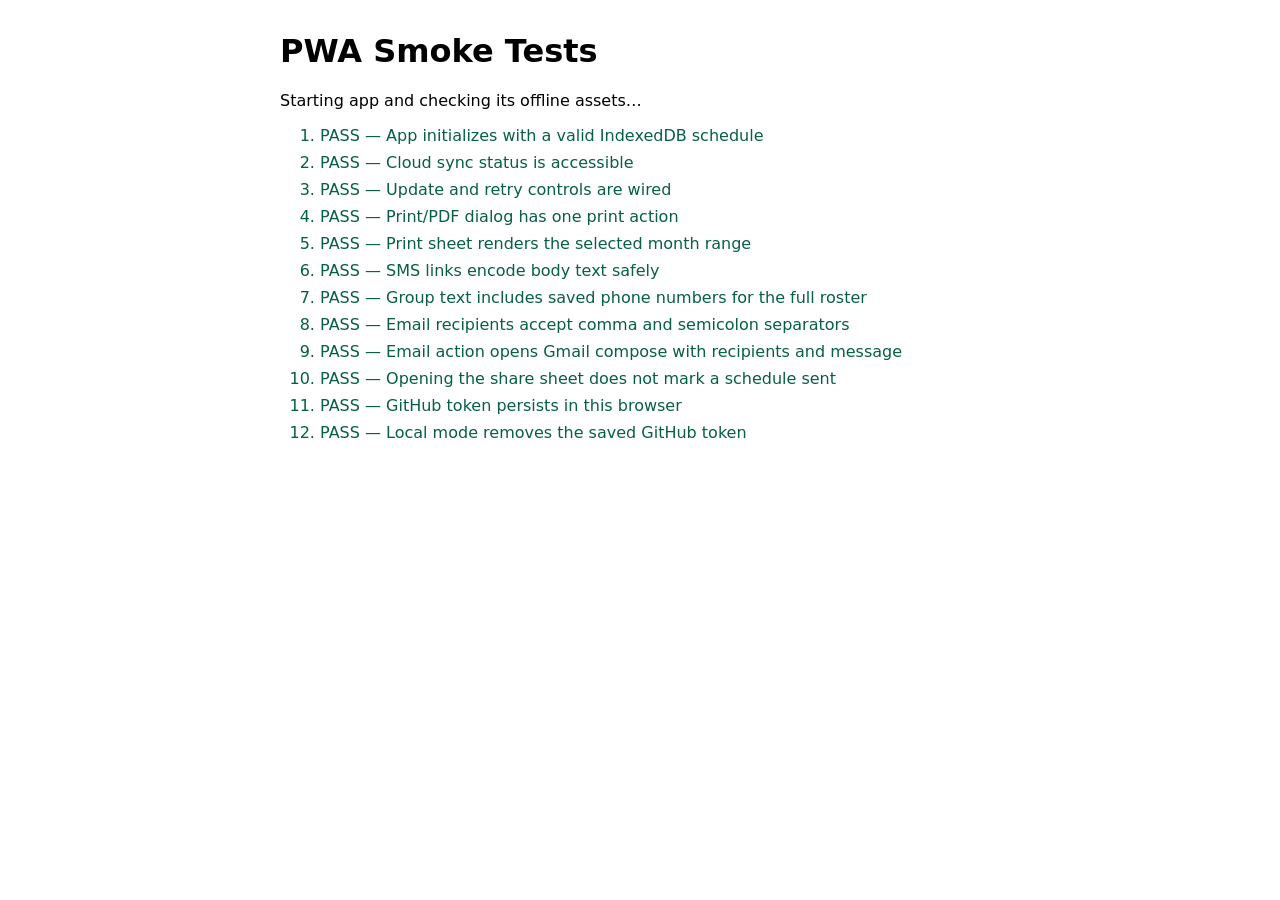
<file: tests/pwa-smoke.html>
<!doctype html>
<html lang="en">
<head>
  <meta charset="utf-8">
  <meta name="viewport" content="width=device-width, initial-scale=1">
  <title>PWA Smoke Tests</title>
  <style>
    body { font: 16px system-ui, sans-serif; margin: 2rem auto; max-width: 720px; padding: 0 1rem; }
    li { margin: 0.5rem 0; }
    .pass { color: #065f46; }
    .fail { color: #991b1b; }
    #appFrame { border: 0; height: 1px; opacity: 0; position: absolute; width: 1px; }
  </style>
</head>
<body>
  <h1>PWA Smoke Tests</h1>
  <p id="summary" role="status" aria-live="polite">Starting app and checking its offline assets…</p>
  <ol id="results"></ol>
  <iframe id="appFrame" src="../index.html?smoke-test"></iframe>
  <script>
    const results = document.getElementById("results");
    let passed = 0;
    let failed = 0;

    function record(name, success, detail = "") {
      const item = document.createElement("li");
      item.className = success ? "pass" : "fail";
      item.textContent = `${success ? "PASS" : "FAIL"} — ${name}${detail ? `: ${detail}` : ""}`;
      results.appendChild(item);
      if (success) passed += 1;
      else failed += 1;
    }

    function waitFor(check, timeoutMs = 10000) {
      const started = Date.now();
      return new Promise((resolve, reject) => {
        const poll = async () => {
          try {
            const result = await check();
            if (result) return resolve(result);
          } catch (error) {
            if (Date.now() - started >= timeoutMs) return reject(error);
          }
          if (Date.now() - started >= timeoutMs) return reject(new Error("Timed out waiting for the app."));
          setTimeout(poll, 100);
        };
        poll();
      });
    }

    function openDatabase(frameWindow) {
      return new Promise((resolve, reject) => {
        const request = frameWindow.indexedDB.open("fs-conductors");
        request.onsuccess = () => resolve(request.result);
        request.onerror = () => reject(request.error);
      });
    }

    function readSchedule(database) {
      return new Promise((resolve, reject) => {
        const request = database.transaction("appData").objectStore("appData").get("schedule");
        request.onsuccess = () => resolve(request.result && request.result.value);
        request.onerror = () => reject(request.error);
      });
    }

    async function run() {
      const frameWindow = document.getElementById("appFrame").contentWindow;
      let appReady = false;
      let database = null;
      try {
        database = await openDatabase(frameWindow);
        await waitFor(async () => {
          const state = await readSchedule(database);
          return state && Array.isArray(state.roster) && frameWindow.document.querySelector("h1");
        });
        record("App initializes with a valid IndexedDB schedule", true);
        appReady = true;
      } catch (error) {
        record("App initializes with a valid IndexedDB schedule", false, error.message);
      }

      if (appReady) {
        record("Cloud sync status is accessible", frameWindow.document.getElementById("cloudSyncStatusDetail")?.getAttribute("aria-live") === "polite");
        record(
          "Update and retry controls are wired",
          typeof frameWindow.installAppUpdate === "function" &&
            typeof frameWindow.retryCloudSync === "function"
        );

        frameWindow.openPrintModal();
        const printActions = frameWindow.document.querySelectorAll("#printModal .modal-actions > *");
        record(
          "Print/PDF dialog has one print action",
          printActions.length === 2 &&
            printActions[1].textContent.includes("Print / Save PDF")
        );
        frameWindow.closePrintModal();

        const printSheet = frameWindow.buildPrintSheetHTML("3", 2026, 10);
        const printMonthCount = (printSheet.match(/class="print-month-block"/g) || []).length;
        record("Print sheet renders the selected month range", printMonthCount === 3);

        record(
          "SMS links encode body text safely",
          frameWindow.buildSmsLink(["+19045550123"], "Meet & greet") ===
            "sms:+19045550123?body=Meet%20%26%20greet"
        );
        const originalLoadAppState = frameWindow.loadAppState;
        try {
          frameWindow.openShareModal("all", null, "text");
          frameWindow.loadAppState = () => ({
            roster: ["Scheduled Conductor", "No Schedule This Timeframe"],
            contacts: {
              "Scheduled Conductor": { phone: "+1 202 555 0101" },
              "No Schedule This Timeframe": { phone: "+1 202 555 0102" }
            }
          });
          frameWindow.populateShareRecipients();
          record(
            "Group text includes saved phone numbers for the full roster",
            frameWindow.document.getElementById("shareRecipientInput").value ===
              "+1 202 555 0101, +1 202 555 0102"
          );
        } catch (error) {
          record("Group text includes saved phone numbers for the full roster", false, error.message);
        } finally {
          frameWindow.loadAppState = originalLoadAppState;
          frameWindow.closeShareModal();
        }
        record(
          "Email recipients accept comma and semicolon separators",
          frameWindow.parseEmailRecipients("one@example.com; two@example.com").length === 2
        );

        const originalOpen = frameWindow.open;
        const originalEmailFields = {
          recipients: frameWindow.document.getElementById("shareRecipientInput").value,
          subject: frameWindow.document.getElementById("shareEmailSubject").value,
          message: frameWindow.document.getElementById("shareMessageTextarea").value
        };
        let openedEmailUrl = "";
        let emailWindowTarget = "";
        try {
          frameWindow.open = (url, target) => {
            openedEmailUrl = url;
            emailWindowTarget = target;
          };
          frameWindow.document.getElementById("shareRecipientInput").value = "one@example.com; two@example.com";
          frameWindow.document.getElementById("shareEmailSubject").value = "Schedule & updates";
          frameWindow.document.getElementById("shareMessageTextarea").value = "Meet & greet";
          await frameWindow.emailModalMessage();
          const gmailUrl = new URL(openedEmailUrl);
          record(
            "Email action opens Gmail compose with recipients and message",
            gmailUrl.origin === "https://mail.google.com" &&
              gmailUrl.searchParams.get("view") === "cm" &&
              gmailUrl.searchParams.get("to") === "one@example.com,two@example.com" &&
              gmailUrl.searchParams.get("su") === "Schedule & updates" &&
              gmailUrl.searchParams.get("body") === "Meet & greet" &&
              emailWindowTarget === "_blank"
          );
        } catch (error) {
          record("Email action opens Gmail compose with recipients and message", false, error.message);
        } finally {
          frameWindow.open = originalOpen;
          frameWindow.document.getElementById("shareRecipientInput").value = originalEmailFields.recipients;
          frameWindow.document.getElementById("shareEmailSubject").value = originalEmailFields.subject;
          frameWindow.document.getElementById("shareMessageTextarea").value = originalEmailFields.message;
        }

        const shareNavigator = frameWindow.navigator;
        const originalShareDescriptor = Object.getOwnPropertyDescriptor(shareNavigator, "share");
        const shareTestDate = "2999-12-31";
        try {
          Object.defineProperty(shareNavigator, "share", {
            configurable: true,
            value: () => Promise.resolve()
          });
          frameWindow.openShareModal("single", "Judy Fain", "text", shareTestDate);
          await frameWindow.shareModalMessage();
          const reminders = frameWindow.loadAppState().reminders || {};
          record("Opening the share sheet does not mark a schedule sent", !reminders[shareTestDate]);
        } catch (error) {
          record("Opening the share sheet does not mark a schedule sent", false, error.message);
        } finally {
          frameWindow.closeShareModal();
          if (originalShareDescriptor) {
            Object.defineProperty(shareNavigator, "share", originalShareDescriptor);
          } else {
            delete shareNavigator.share;
          }
        }

        const configKey = "conductor_gist_config";
        const originalConfig = frameWindow.localStorage.getItem(configKey);
        const testToken = "smoke-test-token-not-a-real-credential";
        try {
          frameWindow.saveGistConfig({ token: testToken, gistId: "smoke-test-gist", autoSync: false });
          const storedConfig = JSON.parse(frameWindow.localStorage.getItem(configKey) || "{}");
          record(
            "GitHub token persists in this browser",
            storedConfig.token === testToken && frameWindow.loadGistConfig().token === testToken
          );

          frameWindow.saveGistConfig({ token: "", gistId: "", autoSync: false });
          const disconnectedConfig = JSON.parse(frameWindow.localStorage.getItem(configKey) || "{}");
          record(
            "Local mode removes the saved GitHub token",
            !Object.prototype.hasOwnProperty.call(disconnectedConfig, "token")
          );
        } catch (error) {
          record("GitHub token persistence and Local-mode clearing", false, error.message);
        } finally {
          if (originalConfig === null) frameWindow.localStorage.removeItem(configKey);
          else frameWindow.localStorage.setItem(configKey, originalConfig);
          frameWindow.updateCloudSyncPill();
        }
      }

      try {
        const requiredAssets = ["index.html", "styles.css", "js/storage.js", "js/cloud-sync.js"];
        const cachedAssets = await waitFor(async () => {
          const cacheName = (await frameWindow.caches.keys())
            .filter(name => name.startsWith("fs-conductors-v"))
            .sort()
            .pop();
          if (!cacheName) return null;
          const cache = await frameWindow.caches.open(cacheName);
          const paths = (await cache.keys()).map(request => new URL(request.url).pathname);
          return requiredAssets.every(asset => paths.some(path => path.endsWith(`/${asset}`))) ? paths : null;
        });
        const missingAssets = requiredAssets.filter(asset => !cachedAssets.some(path => path.endsWith(`/${asset}`)));
        record("Core app assets are precached", missingAssets.length === 0, missingAssets.join(", "));
      } catch (error) {
        record("Core app assets are precached", false, error.message);
      }
      if (database) database.close();

      document.getElementById("summary").textContent =
        `${passed} passed, ${failed} failed. This smoke suite does not modify schedule data.`;
    }

    document.getElementById("appFrame").addEventListener("load", run, { once: true });
  </script>
</body>
</html>
</file>
<file: styles.css>
:root {
      --primary: #1e3a8a;
      --secondary: #059669;
      --accent: #2563eb;
      --danger: #dc2626;
      --warning-bg: #fef3c7;
      --warning-text: #92400e;
      --blackout-bg: #fee2e2;
      --blackout-text: #991b1b;
      --meeting-bg: #dbeafe;
      --meeting-border: #3b82f6;
      --bg: #f1f5f9;
      --card-bg: #ffffff;
      --text: #0f172a;
      --muted: #64748b;
      --border: #cbd5e1;
    }

    * { box-sizing: border-box; }

    html {
      background-color: var(--bg);
      -webkit-text-size-adjust: 100%;
    }

    body {
      font-family: -apple-system, BlinkMacSystemFont, "Segoe UI", Roboto, Helvetica, Arial, sans-serif;
      background-color: var(--bg);
      color: var(--text);
      margin: 0 auto;
      min-height: 100dvh;
      overscroll-behavior-y: contain;
      padding-top: calc(clamp(12px, 2.5vw, 24px) + env(safe-area-inset-top));
      padding-bottom: calc(clamp(18px, 3vw, 28px) + env(safe-area-inset-bottom));
      padding-left: calc(clamp(10px, 2.5vw, 24px) + env(safe-area-inset-left));
      padding-right: calc(clamp(10px, 2.5vw, 24px) + env(safe-area-inset-right));
      max-width: 960px;
    }

    body.modal-open { overflow: hidden; }

    .container {
      background: var(--card-bg);
      border-radius: 14px;
      padding: clamp(14px, 3vw, 24px);
      box-shadow: 0 4px 12px rgba(15, 23, 42, 0.06);
      border: 1px solid #e2e8f0;
    }

    /* Top Header */
    header {
      display: flex;
      justify-content: space-between;
      align-items: center;
      margin-bottom: 16px;
      padding-bottom: 14px;
      border-bottom: 1px solid #e2e8f0;
      flex-wrap: wrap;
      gap: 12px;
    }

    .title-group {
      display: flex;
      align-items: center;
      gap: 8px;
      flex-wrap: wrap;
    }

    h1 {
      font-size: 1.4rem;
      margin: 0;
      color: var(--primary);
      letter-spacing: -0.01em;
    }

    .version-badge {
      background: #eff6ff;
      color: var(--primary);
      font-size: 0.72rem;
      font-weight: 700;
      padding: 2px 8px;
      border-radius: 999px;
      border: 1px solid #bfdbfe;
    }

    .roster-utility-btn {
      min-height: 28px;
      padding: 2px 9px;
      font-size: 0.74rem;
    }

    .sync-pill {
      background: #f8fafc;
      color: #475569;
      font-size: 0.72rem;
      font-weight: 600;
      padding: 2px 9px;
      border-radius: 999px;
      border: 1px solid #cbd5e1;
      cursor: pointer;
      display: inline-flex;
      align-items: center;
      gap: 4px;
      min-height: 28px;
    }

    .sync-pill.connected { background: #ecfdf5; color: #065f46; border-color: #a7f3d0; }
    .sync-pill.offline { background: #fef3c7; color: #92400e; border-color: #fcd34d; }
    .sync-pill.error { background: #fef2f2; color: #991b1b; border-color: #fecaca; }

    .pwa-notice {
      display: flex;
      align-items: center;
      justify-content: space-between;
      gap: 12px;
      margin: 0 0 12px;
      padding: 10px 12px;
      color: #1e3a8a;
      background: #eff6ff;
      border: 1px solid #bfdbfe;
      border-radius: 10px;
      font-size: 0.84rem;
      font-weight: 600;
    }

    .pwa-notice[hidden] { display: none; }

    .cloud-sync-status {
      white-space: pre-line;
      font-size: 0.82rem;
      font-weight: 600;
      color: #475569;
      margin-bottom: 14px;
    }

    .controls-group {
      display: flex;
      align-items: center;
      gap: 8px;
      flex-wrap: wrap;
    }

    button, select, input, textarea {
      font-family: inherit;
      font-size: 0.875rem;
      padding: 7px 12px;
      border-radius: 8px;
      border: 1px solid var(--border);
    }

    button, select, input { min-height: 38px; }

    :focus-visible {
      outline: 3px solid #2563eb;
      outline-offset: 2px;
    }

    button {
      background-color: var(--primary);
      color: white;
      border: none;
      cursor: pointer;
      font-weight: 600;
      display: inline-flex;
      align-items: center;
      justify-content: center;
      gap: 6px;
      transition: opacity 0.15s ease, background-color 0.15s ease;
    }

    button:hover { opacity: 0.92; }
    button:disabled { opacity: 0.42; cursor: not-allowed; }
    button.secondary { background-color: #475569; }
    button.success { background-color: var(--secondary); }
    button.accent { background-color: var(--accent); }
    button.danger { background-color: var(--danger); }
    button.outline { background: #ffffff; color: var(--text); border: 1px solid var(--border); }
    button.outline:hover { background: #f8fafc; }
    button.active { background-color: var(--primary); color: white; border-color: var(--primary); }

    .manual-pill-btn {
      min-height: 32px;
      padding: 4px 12px;
      border-radius: 999px;
      background: #dbeafe;
      color: #1e40af;
      border: 1px solid #93c5fd;
      font-weight: 700;
    }

    .manual-pill-btn:hover { background: #bfdbfe; color: #1e3a8a; }

    .light-blue-pill-btn {
      min-height: 32px;
      padding: 4px 12px;
      border-radius: 999px;
      background: #dbeafe;
      color: #1e40af;
      border: 1px solid #93c5fd;
      font-weight: 700;
    }

    .light-blue-pill-btn:hover { background: #bfdbfe; color: #1e3a8a; opacity: 1; }

    .view-toggle {
      display: flex;
      background: #e2e8f0;
      padding: 3px;
      border-radius: 9px;
      gap: 2px;
    }

    .view-toggle button {
      min-height: 32px;
      padding: 4px 12px;
      border-radius: 7px;
      font-size: 0.82rem;
      border: none;
    }

    .view-toggle button.outline {
      background: transparent;
      color: #475569;
    }

    /* Roster Panel */
    .roster-card {
      background: #f8fafc;
      border-radius: 10px;
      padding: 14px 16px;
      margin-bottom: 14px;
      border: 1px solid #e2e8f0;
    }

    .roster-header {
      display: flex;
      justify-content: space-between;
      align-items: center;
      flex-wrap: wrap;
      gap: 10px;
      margin-bottom: 12px;
    }

    .roster-title-wrap {
      display: flex;
      align-items: center;
      gap: 8px;
      flex-wrap: wrap;
    }

    .roster-title {
      font-size: 0.95rem;
      font-weight: 700;
      color: #1e293b;
    }

    .roster-count {
      background: #e2e8f0;
      color: #475569;
      font-size: 0.75rem;
      font-weight: 700;
      padding: 2px 7px;
      border-radius: 999px;
    }

    .lock-pill-btn {
      min-height: 28px;
      padding: 2px 9px;
      font-size: 0.74rem;
      font-weight: 700;
      border-radius: 999px;
      background: #eff6ff;
      color: #1e40af;
      border: 1px solid #bfdbfe;
    }

    .lock-pill-btn.unlocked {
      background: #fef3c7;
      color: #92400e;
      border-color: #fcd34d;
    }

    .roster-header-actions {
      display: flex;
      align-items: center;
      gap: 8px;
      flex-wrap: wrap;
    }

    .anchor-control {
      display: flex;
      align-items: center;
      gap: 6px;
      font-size: 0.78rem;
      font-weight: 600;
      color: #475569;
      background: #ffffff;
      padding: 3px 9px;
      border-radius: 8px;
      border: 1px solid #cbd5e1;
    }

    .anchor-control input[type="date"] {
      min-height: 28px;
      padding: 1px 6px;
      font-size: 0.78rem;
      border: 1px solid #e2e8f0;
      border-radius: 5px;
      background: #f8fafc;
    }

    /* Fairness & Stats Drawer */
    .stats-drawer {
      display: none;
      background: #ffffff;
      border: 1px solid #cbd5e1;
      border-radius: 9px;
      padding: 12px;
      margin-bottom: 12px;
      overflow-x: auto;
    }

    .stats-drawer.open { display: block; }

    .stats-table {
      width: 100%;
      border-collapse: collapse;
      font-size: 0.81rem;
    }

    .stats-table th, .stats-table td {
      padding: 6px 8px;
      border-bottom: 1px solid #e2e8f0;
      text-align: left;
      white-space: nowrap;
    }

    .stats-table th {
      background: #f8fafc;
      color: #475569;
      font-weight: 700;
    }

    .due-longest-badge {
      background: #dbeafe;
      color: #1e40af;
      border: 1px solid #93c5fd;
      border-radius: 999px;
      padding: 1px 7px;
      font-size: 0.7rem;
      font-weight: 700;
      margin-left: 5px;
    }

    /* Collapsible Add Conductor Drawer */
    .add-conductor-drawer {
      display: none;
      background: #ffffff;
      border: 1px solid #cbd5e1;
      border-radius: 9px;
      padding: 12px;
      margin-bottom: 12px;
      box-shadow: 0 2px 6px rgba(15, 23, 42, 0.04);
    }

    .add-conductor-drawer.open { display: block; }

    .drawer-top-bar {
      display: flex;
      justify-content: space-between;
      align-items: center;
      margin-bottom: 8px;
    }

    .drawer-top-title {
      font-size: 0.82rem;
      font-weight: 700;
      color: var(--primary);
    }

    .drawer-inputs {
      display: flex;
      flex-wrap: wrap;
      gap: 8px;
      margin-bottom: 10px;
    }

    .roster-input { flex: 2 1 180px; background: #f8fafc; }
    .roster-contact-input { flex: 1 1 140px; background: #f8fafc; }

    .drawer-actions {
      display: flex;
      justify-content: flex-end;
      gap: 8px;
    }

    /* Symmetrical 3-Column Conductor Grid */
    .roster-tags {
      display: grid;
      grid-template-columns: repeat(3, minmax(0, 1fr));
      gap: 10px;
    }

    .roster-list-summary {
      display: flex;
      align-items: center;
      justify-content: space-between;
      gap: 8px;
      padding: 9px 10px;
      border: 1px solid #cbd5e1;
      border-radius: 8px;
      background: #ffffff;
      color: #334155;
      font-size: 0.82rem;
      font-weight: 700;
      cursor: pointer;
      list-style: none;
    }

    .roster-list-summary::-webkit-details-marker { display: none; }
    .roster-list-summary::after { content: "Show"; color: var(--accent); }
    .roster-list-details[open] > .roster-list-summary::after { content: "Hide"; }

    @media (max-width: 820px) {
      .roster-tags { grid-template-columns: repeat(2, minmax(0, 1fr)); }
    }

    @media (max-width: 500px) {
      .roster-tags { grid-template-columns: 1fr; }
    }

    .tag {
      background: #ffffff;
      color: #1e293b;
      border: 1px solid #cbd5e1;
      padding: 9px 11px;
      border-radius: 10px;
      font-size: 0.87rem;
      font-weight: 600;
      display: flex;
      flex-direction: column;
      justify-content: space-between;
      gap: 7px;
      box-shadow: 0 1px 2px rgba(15, 23, 42, 0.04);
      min-width: 0;
    }

    .tag-top-row {
      display: flex;
      align-items: center;
      justify-content: space-between;
      gap: 6px;
      min-width: 0;
    }

    .tag-identity {
      display: flex;
      align-items: center;
      gap: 7px;
      min-width: 0;
      flex: 1;
    }

    .tag-name {
      font-weight: 700;
      color: #0f172a;
      white-space: nowrap;
      overflow: hidden;
      text-overflow: ellipsis;
    }

    .tag-meta {
      display: inline-flex;
      align-items: center;
      gap: 4px;
      flex-shrink: 0;
    }

    .tag-num {
      background: var(--primary);
      color: white;
      border-radius: 50%;
      width: 22px;
      height: 22px;
      display: inline-flex;
      align-items: center;
      justify-content: center;
      font-size: 0.74rem;
      font-weight: 700;
      flex-shrink: 0;
    }

    .tag-tally {
      background: #f1f5f9;
      color: #334155;
      border: 1px solid #cbd5e1;
      border-radius: 999px;
      padding: 1px 7px;
      font-size: 0.73rem;
      font-weight: 700;
      flex-shrink: 0;
    }

    .tag-contact-badges {
      font-size: 0.75rem;
      opacity: 0.9;
      letter-spacing: 1px;
      flex-shrink: 0;
    }

    /* Interactive Confirmation Status Pill */
    .reminder-sent-pill {
      display: inline-flex;
      align-items: center;
      justify-content: space-between;
      gap: 6px;
      background: #ecfdf5;
      color: #065f46;
      border: 1px solid #6ee7b7;
      border-radius: 6px;
      padding: 3px 8px;
      font-size: 0.74rem;
      font-weight: 700;
      line-height: 1.25;
      cursor: pointer;
      user-select: none;
    }

    .reminder-sent-pill.status-confirmed {
      background: #dbeafe;
      color: #1e40af;
      border-color: #93c5fd;
    }

    .reminder-sent-pill.status-requested_sub,
    .reminder-sent-pill.status-needs_sub {
      background: #fef2f2;
      color: #991b1b;
      border-color: #fca5a5;
    }

    .reminder-sent-pill .pill-cycle-text {
      flex: 1;
      min-width: 0;
      text-align: left;
      word-break: break-word;
      overflow-wrap: break-word;
      background: transparent;
      border: 0;
      color: inherit;
      font: inherit;
      padding: 0;
      cursor: pointer;
    }

    .reminder-sent-pill button {
      background: none;
      border: none;
      color: inherit;
      opacity: 0.75;
      padding: 0 2px;
      min-height: auto;
      font-size: 0.92rem;
      font-weight: 800;
      line-height: 1;
      cursor: pointer;
      min-width: 28px;
      min-height: 28px;
    }

    .reminder-sent-pill button:hover {
      opacity: 1;
      color: var(--danger);
    }

    .reminder-due-pill {
      display: inline-flex;
      align-items: center;
      gap: 5px;
      background: #fef3c7;
      color: #92400e;
      border: 1px solid #fcd34d;
      border-radius: 6px;
      padding: 3px 8px;
      font-size: 0.74rem;
      font-weight: 700;
      line-height: 1.25;
    }

    .tag-actions {
      display: grid;
      grid-template-columns: repeat(3, 1fr);
      gap: 6px;
      padding-top: 7px;
      border-top: 1px solid #f1f5f9;
      width: 100%;
    }

    .tag-icon-btn {
      color: #334155;
      cursor: pointer;
      border: 1px solid #cbd5e1;
      background: #f8fafc;
      border-radius: 7px;
      padding: 4px 0;
      width: 100%;
      min-width: 0;
      min-height: 31px;
      display: inline-flex;
      align-items: center;
      justify-content: center;
      line-height: 1;
      transition: background-color 0.15s ease, transform 0.1s ease;
    }

    .tag-icon-btn svg { display: block; flex-shrink: 0; }
    .tag-icon-btn:hover:not(:disabled) { background: #e2e8f0; color: var(--primary); }
    .tag-icon-btn:active:not(:disabled) { transform: scale(0.96); }
    .tag-icon-btn:disabled { opacity: 0.3; cursor: default; }
    .tag-icon-btn.share-btn { background: #dcfce7; color: #15803d; border-color: #86efac; }
    .tag-icon-btn.share-btn:hover { background: #bbf7d0; color: #166534; }
    .tag-icon-btn.ics-btn { background: #dbeafe; color: #1d4ed8; border-color: #93c5fd; }
    .tag-icon-btn.ics-btn:hover { background: #bfdbfe; color: #1e40af; }

    /* Organized Action Toolbar & Dropdowns */
    .toolbar {
      display: flex;
      gap: 8px;
      margin-bottom: 14px;
      flex-wrap: wrap;
      align-items: center;
      justify-content: space-between;
      padding-bottom: 14px;
      border-bottom: 1px solid #f1f5f9;
    }

    .toolbar-left, .toolbar-right {
      display: flex;
      align-items: center;
      gap: 8px;
      flex-wrap: wrap;
    }

    .home-actions-summary {
      display: none;
      align-items: center;
      justify-content: space-between;
      gap: 8px;
      min-height: 44px;
      padding: 8px 12px;
      border: 1px solid var(--border);
      border-radius: 9px;
      background: #ffffff;
      color: var(--text);
      font-size: 0.84rem;
      font-weight: 700;
      list-style: none;
      cursor: pointer;
    }

    .home-actions-summary::-webkit-details-marker { display: none; }
    .home-actions-summary::after { content: "Show"; color: var(--accent); }
    .home-actions-details[open] > .home-actions-summary::after { content: "Hide"; }

    .menu-backdrop {
      display: none;
      position: fixed;
      inset: 0;
      background: rgba(15, 23, 42, 0.12);
      z-index: 190;
      cursor: pointer;
    }

    .menu-backdrop.open { display: block; }

    .dropdown { position: relative; display: inline-block; }

    .dropdown-menu {
      display: none;
      position: absolute;
      right: 0;
      top: calc(100% + 6px);
      min-width: 245px;
      background: #ffffff;
      border: 1px solid #cbd5e1;
      border-radius: 10px;
      box-shadow: 0 12px 28px -5px rgba(15, 23, 42, 0.22);
      padding: 6px;
      z-index: 200;
    }

    .dropdown-menu.open { display: block; }

    .dropdown-header {
      display: flex;
      justify-content: space-between;
      align-items: center;
      padding: 4px 8px 6px 10px;
      margin-bottom: 4px;
      border-bottom: 1px solid #e2e8f0;
      font-size: 0.74rem;
      font-weight: 700;
      text-transform: uppercase;
      letter-spacing: 0.04em;
      color: #64748b;
    }

    .dropdown-close-btn {
      background: #f1f5f9;
      color: #334155;
      border: 1px solid #cbd5e1;
      border-radius: 6px;
      padding: 2px 8px;
      min-height: 26px;
      font-size: 0.75rem;
      font-weight: 700;
    }

    .dropdown-close-btn:hover { background: #e2e8f0; }

    .dropdown-item {
      width: 100%;
      background: transparent;
      color: var(--text);
      border: none;
      border-radius: 7px;
      padding: 9px 12px;
      min-height: 38px;
      font-size: 0.84rem;
      font-weight: 600;
      justify-content: flex-start;
      text-align: left;
    }

    .dropdown-item:hover { background: #f1f5f9; color: var(--primary); opacity: 1; }
    .dropdown-divider { height: 1px; background: #e2e8f0; margin: 4px 0; }

    /* Up Next Quick-Action Banner */
    .up-next-card {
      background: linear-gradient(135deg, #eff6ff 0%, #f8fafc 100%);
      border: 1px solid #bfdbfe;
      border-left: 4px solid var(--accent);
      border-radius: 10px;
      padding: 12px 14px;
      margin-bottom: 16px;
      display: flex;
      justify-content: space-between;
      align-items: center;
      flex-wrap: wrap;
      gap: 12px;
    }

    .up-next-info { display: flex; flex-direction: column; gap: 4px; }

    .up-next-eyebrow {
      display: inline-flex;
      align-items: center;
      gap: 6px;
      font-size: 0.72rem;
      font-weight: 800;
      text-transform: uppercase;
      letter-spacing: 0.04em;
      color: #1d4ed8;
    }

    .up-next-today-pill {
      background: var(--danger);
      color: white;
      padding: 1px 6px;
      border-radius: 4px;
      font-size: 0.68rem;
    }

    .up-next-main {
      font-size: 0.98rem;
      font-weight: 700;
      color: #0f172a;
      display: flex;
      align-items: center;
      gap: 8px;
      flex-wrap: wrap;
    }

    .up-next-sub {
      font-size: 0.8rem;
      color: #475569;
      display: inline-flex;
      align-items: center;
      gap: 6px;
      flex-wrap: wrap;
    }

    .up-next-actions { display: flex; align-items: center; gap: 8px; flex-wrap: wrap; }

    .quick-replace-box {
      display: none;
      align-items: center;
      gap: 6px;
      background: #ffffff;
      padding: 4px 8px;
      border-radius: 8px;
      border: 1px solid #cbd5e1;
    }

    .quick-replace-box.open { display: inline-flex; }
    .quick-replace-box select { min-height: 30px; padding: 2px 8px; font-size: 0.8rem; max-width: 280px; }

    .status-banner {
      display: none;
      background: #ecfdf5;
      color: #065f46;
      border: 1px solid #a7f3d0;
      padding: 8px 12px;
      border-radius: 8px;
      font-size: 0.84rem;
      font-weight: 600;
      margin-bottom: 14px;
      text-align: center;
    }

    .status-banner.visible { display: block; }

    .year-list-notice {
      display: none;
      background: #eff6ff;
      color: #1e3a8a;
      border: 1px solid #bfdbfe;
      border-radius: 8px;
      padding: 9px 12px;
      margin-bottom: 12px;
      font-size: 0.82rem;
      justify-content: space-between;
      align-items: center;
      gap: 10px;
      flex-wrap: wrap;
    }

    .year-list-notice.visible { display: flex; }

    /* Month Navigation Header */
    .nav-header {
      display: flex;
      justify-content: space-between;
      align-items: center;
      margin-bottom: 14px;
      flex-wrap: wrap;
      gap: 10px;
    }

    .nav-header h2 { font-size: 1.2rem; margin: 0; color: #1e293b; }

    /* Calendar Grid View */
    .calendar-grid {
      display: grid;
      grid-template-columns: repeat(7, 1fr);
      gap: 6px;
    }

    .day-header {
      text-align: center;
      font-weight: 700;
      padding: 8px;
      background: #f1f5f9;
      border-radius: 6px;
      font-size: 0.82rem;
      color: #475569;
    }

    .day-cell {
      min-height: 108px;
      border: 1px solid #e2e8f0;
      border-radius: 8px;
      padding: 6px;
      background: white;
      display: flex;
      flex-direction: column;
      justify-content: space-between;
    }

    .day-cell.empty { background: #f8fafc; border: none; }
    .day-number { font-weight: 700; font-size: 0.85rem; margin-bottom: 4px; display: flex; justify-content: space-between; align-items: center; }

    .day-cell.meeting { background: var(--meeting-bg); border: 2px solid var(--meeting-border); }
    .day-cell.meeting.past-locked { background: #eef2f6; border-color: #94a3b8; }
    .day-cell.blackout { background: var(--blackout-bg); border: 2px solid var(--danger); }

    .meeting-tag {
      font-size: 0.68rem;
      font-weight: 700;
      color: #1d4ed8;
      text-transform: uppercase;
      margin-bottom: 3px;
    }

    .day-cell.past-locked .meeting-tag { color: #475569; }

    .custom-slot-pill {
      display: inline-block;
      background: #fef3c7;
      color: #92400e;
      border: 1px solid #fcd34d;
      border-radius: 4px;
      padding: 1px 5px;
      font-size: 0.65rem;
      font-weight: 700;
      margin-bottom: 3px;
      cursor: pointer;
    }

    .blackout-tag { font-size: 0.68rem; font-weight: 700; color: var(--blackout-text); text-transform: uppercase; }

    .blackout-reason-text {
      font-size: 0.78rem;
      font-weight: 700;
      color: #7f1d1d;
      margin-top: 3px;
      line-height: 1.2;
      word-break: break-word;
    }

    .conductor-name-display { margin: 3px 0; line-height: 1.15; text-align: left; word-break: break-word; }
    .conductor-name-display .first-name,
    .conductor-name-display .last-name { font-size: 0.9rem; font-weight: 700; color: #000000; }

    .cell-reminded-badge {
      display: inline-block;
      max-width: 100%;
      white-space: normal;
      word-break: break-word;
      overflow-wrap: anywhere;
      line-height: 1.2;
      background: #dcfce7;
      color: #065f46;
      border: 1px solid #86efac;
      border-radius: 4px;
      padding: 2px 5px;
      font-size: 0.65rem;
      font-weight: 700;
      margin-top: 2px;
      margin-bottom: 2px;
      cursor: pointer;
      user-select: none;
    }

    .cell-reminded-badge.status-confirmed { background: #dbeafe; color: #1e40af; border-color: #93c5fd; }
    .cell-reminded-badge.status-requested_sub,
    .cell-reminded-badge.status-needs_sub { background: #fee2e2; color: #991b1b; border-color: #fca5a5; }

    .conductor-select {
      width: 100%;
      padding: 2px 4px;
      font-size: 0.75rem;
      font-weight: 500;
      min-height: 24px;
      height: 24px;
      border-radius: 4px;
      border: 1px solid #cbd5e1;
      background-color: #ffffff;
      color: #475569;
      margin-top: 2px;
      margin-bottom: 2px;
    }

    .conductor-select:disabled { background-color: #e2e8f0; color: #64748b; }

    .cell-actions {
      display: flex;
      justify-content: space-between;
      align-items: center;
      margin-top: 4px;
      gap: 4px;
    }

    .btn-link {
      background: none;
      border: none;
      color: #64748b;
      font-size: 0.75rem;
      padding: 2px 4px;
      min-height: auto;
      cursor: pointer;
      text-decoration: underline;
    }

    /* Table View */
    table.year-table {
      width: 100%;
      border-collapse: collapse;
      background: white;
      border-radius: 8px;
      overflow: hidden;
      border: 1px solid var(--border);
    }

    table.year-table th, table.year-table td {
      padding: 10px 12px;
      text-align: left;
      border-bottom: 1px solid #e2e8f0;
      font-size: 0.9rem;
    }

    table.year-table th { background: #f1f5f9; font-weight: 600; }

    .badge {
      display: inline-block;
      padding: 2px 8px;
      border-radius: 4px;
      font-size: 0.75rem;
      font-weight: 600;
    }

    .badge-override { background: var(--warning-bg); color: var(--warning-text); }
    .badge-blackout { background: var(--blackout-bg); color: var(--blackout-text); }
    .badge-standard { background: #e2e8f0; color: #475569; }
    .badge-locked { background: #e2e8f0; color: #334155; }
    .badge-reassigned { background: #e0e7ff; color: #3730a3; }
    .badge-reminded {
      display: inline-flex;
      align-items: center;
      background: #dcfce7;
      color: #065f46;
      border: 1px solid #86efac;
      border-radius: 999px;
      padding: 2px 7px;
      font: inherit;
      cursor: pointer;
    }
    .badge-reminded.status-confirmed { background: #dbeafe; color: #1e40af; border-color: #93c5fd; }
    .badge-reminded.status-requested_sub,
    .badge-reminded.status-needs_sub { background: #fee2e2; color: #991b1b; border-color: #fca5a5; }

    /* Modal Styles with Sticky Exit Bar & Nested Layering */
    .modal-backdrop {
      display: none;
      position: fixed;
      inset: 0;
      background: rgba(15, 23, 42, 0.58);
      z-index: 1000;
      align-items: center;
      justify-content: center;
      padding: calc(12px + env(safe-area-inset-top)) 14px calc(12px + env(safe-area-inset-bottom)) 14px;
      cursor: pointer;
    }

    .modal-backdrop.open { display: flex; }

    @media (max-width: 640px) {
      .modal-card button,
      .modal-card select,
      .modal-card input:not([type="checkbox"]),
      .modal-card a {
        min-height: 44px !important;
      }

      .reminder-sent-pill .pill-cycle-text,
      .reminder-sent-pill button {
        min-height: 44px !important;
      }

      .badge-reminded {
        min-height: 44px !important;
      }

      .sync-pill {
        min-height: 44px !important;
      }
    }

    #contactModal,
    #cancelModal,
    #timeLocModal {
      z-index: 1010;
    }

    .modal-card {
      background: white;
      border-radius: 14px;
      width: 100%;
      max-width: 560px;
      max-height: 88dvh;
      overflow-y: auto;
      padding: 0 20px 20px 20px;
      box-shadow: 0 20px 25px -5px rgba(0, 0, 0, 0.2);
      border: 1px solid #e2e8f0;
      cursor: default;
    }

    .modal-header {
      position: sticky;
      top: 0;
      background: #ffffff;
      z-index: 10;
      display: flex;
      justify-content: space-between;
      align-items: center;
      gap: 10px;
      padding: 16px 0 12px 0;
      margin-bottom: 14px;
      border-bottom: 1px solid #e2e8f0;
    }

    .modal-header h3 { margin: 0; font-size: 1.1rem; color: var(--primary); }

    .modal-close-pill {
      background: #f1f5f9;
      color: #1e293b;
      border: 1px solid #cbd5e1;
      border-radius: 999px;
      padding: 5px 12px;
      min-height: 34px;
      font-size: 0.82rem;
      font-weight: 700;
      flex-shrink: 0;
    }

    .modal-close-pill:hover { background: #e2e8f0; }

    .format-switcher {
      display: grid;
      grid-template-columns: 1fr 1fr;
      background: #e2e8f0;
      padding: 4px;
      border-radius: 8px;
      gap: 4px;
      margin-bottom: 14px;
    }

    .format-switcher button { min-height: 36px; border-radius: 6px; font-size: 0.85rem; }

    .share-reminder-banner {
      display: none;
      justify-content: space-between;
      align-items: center;
      gap: 8px;
      background: #ecfdf5;
      border: 1px solid #86efac;
      color: #065f46;
      border-radius: 8px;
      padding: 8px 12px;
      margin-bottom: 12px;
      font-size: 0.82rem;
      font-weight: 700;
      flex-wrap: wrap;
    }

    .share-reminder-banner.open { display: flex; }
    .share-reminder-banner.status-confirmed { background: #dbeafe; border-color: #93c5fd; color: #1e40af; }
    .share-reminder-banner.status-requested_sub,
    .share-reminder-banner.status-needs_sub { background: #fef2f2; border-color: #fca5a5; color: #991b1b; }

    /* 1-by-1 Queue Box inside Share Modal */
    .queue-panel {
      background: #f8fafc;
      border: 1px solid #cbd5e1;
      border-radius: 10px;
      padding: 10px 12px;
      margin-bottom: 14px;
    }

    .queue-mode-row {
      display: grid;
      grid-template-columns: 1fr 1fr;
      background: #e2e8f0;
      padding: 3px;
      border-radius: 7px;
      gap: 3px;
      margin-bottom: 10px;
    }

    .queue-mode-row button { min-height: 30px; font-size: 0.78rem; padding: 3px 8px; border-radius: 5px; }

    .queue-stepper {
      display: flex;
      justify-content: space-between;
      align-items: center;
      gap: 8px;
      flex-wrap: wrap;
    }

    .queue-status-text { font-size: 0.84rem; font-weight: 700; color: var(--primary); }

    .modal-field { margin-bottom: 14px; }

    .modal-field-header {
      display: flex;
      justify-content: space-between;
      align-items: center;
      margin-bottom: 6px;
      gap: 8px;
    }

    .modal-field label {
      display: block;
      font-size: 0.85rem;
      font-weight: 700;
      color: #334155;
      margin: 0;
    }

    .char-counter { font-size: 0.75rem; color: #64748b; font-weight: 600; }

    .modal-field select, .modal-field input, .modal-field textarea {
      width: 100%;
      background: #f8fafc;
      color: var(--text);
    }

    .modal-field textarea { min-height: 185px; line-height: 1.4; resize: vertical; }

    /* Preset Chips */
    .preset-chips { display: flex; flex-wrap: wrap; gap: 6px; margin-bottom: 10px; }

    .preset-chip {
      background: #f1f5f9;
      color: #1e293b;
      border: 1px solid #cbd5e1;
      border-radius: 999px;
      padding: 5px 12px;
      min-height: 32px;
      font-size: 0.8rem;
      font-weight: 600;
    }

    .preset-chip:hover { background: #e2e8f0; }
    .preset-chip.selected { background: var(--primary); color: #ffffff; border-color: var(--primary); }

    /* Trade Dates Preview Box */
    .trade-preview-box {
      background: #f8fafc;
      border: 1px solid #cbd5e1;
      border-radius: 10px;
      padding: 12px 14px;
      margin-bottom: 14px;
      font-size: 0.85rem;
      line-height: 1.5;
    }

    .trade-row {
      display: flex;
      justify-content: space-between;
      align-items: center;
      gap: 8px;
      padding: 6px 0;
      flex-wrap: wrap;
    }

    .trade-row + .trade-row { border-top: 1px solid #e2e8f0; }
    .trade-date-label { font-weight: 700; color: #334155; }
    .trade-shift { color: #0f172a; font-weight: 600; }
    .trade-shift .new-name { color: var(--secondary); font-weight: 700; }
    .trade-note { margin-top: 8px; padding-top: 8px; border-top: 1px dashed #cbd5e1; font-size: 0.78rem; color: #475569; }

    /* Unavailability Range, Quick-Check & Pills */
    .unavail-box {
      background: #f8fafc;
      border: 1px solid #e2e8f0;
      border-radius: 9px;
      padding: 10px;
    }

    .unavail-range-grid {
      display: grid;
      grid-template-columns: 1fr 1fr auto;
      gap: 6px;
      align-items: end;
      margin-bottom: 8px;
    }

    .unavail-range-grid label {
      font-size: 0.72rem;
      color: #64748b;
      margin-bottom: 2px;
    }

    .unavail-input-row { display: flex; gap: 8px; align-items: center; margin-bottom: 8px; }

    .sat-quick-grid {
      display: grid;
      grid-template-columns: repeat(2, minmax(0, 1fr));
      gap: 5px;
      margin: 6px 0 8px 0;
    }

    .sat-check-item {
      display: flex;
      align-items: center;
      gap: 6px;
      background: #ffffff;
      border: 1px solid #cbd5e1;
      border-radius: 6px;
      padding: 4px 8px;
      font-size: 0.76rem;
      font-weight: 600;
      cursor: pointer;
    }

    .sat-check-item input[type="checkbox"] {
      width: 16px;
      height: 16px;
      min-height: auto;
      margin: 0;
    }

    .unavail-pills { display: flex; flex-wrap: wrap; gap: 6px; margin-top: 6px; }

    .unavail-pill {
      background: #fef2f2;
      color: #991b1b;
      border: 1px solid #fecaca;
      border-radius: 999px;
      padding: 3px 10px;
      font-size: 0.78rem;
      font-weight: 600;
      display: inline-flex;
      align-items: center;
      gap: 6px;
    }

    .unavail-pill button {
      background: none;
      border: none;
      color: #991b1b;
      padding: 0 2px;
      min-height: auto;
      font-size: 1rem;
      line-height: 1;
    }

    .template-controls {
      display: flex;
      justify-content: space-between;
      align-items: center;
      flex-wrap: wrap;
      gap: 8px;
      margin-bottom: 16px;
      padding: 10px;
      background: #f1f5f9;
      border-radius: 8px;
    }

    .placeholder-hint { font-size: 0.75rem; color: #475569; margin-top: 4px; }

    .helper-box {
      background: #f8fafc;
      border: 1px solid #e2e8f0;
      border-radius: 8px;
      padding: 10px 12px;
      font-size: 0.8rem;
      color: #475569;
      line-height: 1.45;
      margin-bottom: 14px;
    }

    .modal-actions { display: flex; flex-wrap: wrap; gap: 8px; justify-content: flex-end; }

    .modal-actions-split {
      display: flex;
      flex-wrap: wrap;
      gap: 8px;
      justify-content: space-between;
      align-items: center;
      margin-top: 18px;
      padding-top: 12px;
      border-top: 1px solid #f1f5f9;
    }

    /* Board-Ready Print Sheet Container */
    #printSheetContainer { display: none; }

    @media print {
      @page {
        size: letter portrait;
        margin: 0.65in 0.85in;
      }
      html, body {
        background: #ffffff !important;
        padding: 0 !important;
        margin: 0 !important;
        max-width: 100% !important;
        color: #000000 !important;
        print-color-adjust: exact;
        -webkit-print-color-adjust: exact;
      }
      body > *:not(#printSheetContainer) { display: none !important; }
      #printSheetContainer {
        display: block !important;
        width: 100%;
        max-width: 100%;
        padding: 0 0.15in;
        box-sizing: border-box;
        font-family: -apple-system, BlinkMacSystemFont, "Segoe UI", Roboto, Helvetica, Arial, sans-serif;
      }
      .print-doc-header {
        border-bottom: 2px solid #1e3a8a;
        padding-bottom: 7px;
        margin-bottom: 12px;
        display: flex;
        justify-content: space-between;
        align-items: flex-end;
      }
      .print-doc-title { font-size: 16pt; font-weight: 800; color: #1e3a8a; margin: 0; }
      .print-doc-subtitle { font-size: 9.5pt; font-weight: 600; color: #334155; margin: 2px 0 0 0; }
      .print-doc-meta { font-size: 8.5pt; color: #475569; text-align: right; }
      .print-month-block { margin-bottom: 14px; page-break-inside: avoid; }
      .print-month-heading {
        font-size: 11pt;
        font-weight: 700;
        color: #0f172a;
        background: #f1f5f9;
        padding: 4px 8px;
        border: 1px solid #cbd5e1;
        border-bottom: none;
        border-radius: 6px 6px 0 0;
        margin: 0;
      }
      .print-table { width: 100%; border-collapse: collapse; margin-bottom: 5px; table-layout: fixed; }
      .print-table th, .print-table td {
        border: 1px solid #cbd5e1;
        padding: 5px 7px;
        font-size: 8.8pt;
        text-align: left;
        word-wrap: break-word;
        overflow-wrap: break-word;
        vertical-align: top;
      }
      .print-table th { background: #f8fafc; font-weight: 700; color: #1e293b; }
      .print-row-cancelled td { background: #fef2f2; color: #991b1b; }
      .print-footer-note { margin-top: 10px; padding-top: 7px; border-top: 1px solid #cbd5e1; font-size: 8pt; color: #475569; line-height: 1.38; }
    }

    /* Standalone Print Mode (?print=...) for iPhone & iPad Safari */
    body.standalone-print-mode {
      background: #ffffff !important;
      max-width: 820px;
      padding: 16px;
    }
    body.standalone-print-mode > .container,
    body.standalone-print-mode > .modal-backdrop,
    body.standalone-print-mode > .menu-backdrop {
      display: none !important;
    }
    body.standalone-print-mode #printSheetContainer {
      display: block !important;
    }
    .standalone-print-bar {
      display: flex;
      justify-content: space-between;
      align-items: center;
      gap: 8px;
      flex-wrap: wrap;
      background: #eff6ff;
      border: 1px solid #bfdbfe;
      border-radius: 10px;
      padding: 10px 14px;
      margin-bottom: 16px;
    }
    .standalone-print-bar span {
      font-size: 0.84rem;
      font-weight: 700;
      color: #1e3a8a;
    }
    body.standalone-print-mode .print-doc-header {
      border-bottom: 2px solid #1e3a8a;
      padding-bottom: 7px;
      margin-bottom: 12px;
      display: flex;
      justify-content: space-between;
      align-items: flex-end;
    }
    body.standalone-print-mode .print-doc-title { font-size: 15pt; font-weight: 800; color: #1e3a8a; margin: 0; }
    body.standalone-print-mode .print-doc-subtitle { font-size: 9pt; font-weight: 600; color: #334155; margin: 2px 0 0 0; }
    body.standalone-print-mode .print-doc-meta { font-size: 8pt; color: #475569; text-align: right; }
    body.standalone-print-mode .print-month-block { margin-bottom: 14px; }
    body.standalone-print-mode .print-month-heading {
      font-size: 10.5pt;
      font-weight: 700;
      color: #0f172a;
      background: #f1f5f9;
      padding: 4px 8px;
      border: 1px solid #cbd5e1;
      border-bottom: none;
      border-radius: 6px 6px 0 0;
      margin: 0;
    }
    body.standalone-print-mode .print-table { width: 100%; border-collapse: collapse; margin-bottom: 5px; table-layout: fixed; }
    body.standalone-print-mode .print-table th,
    body.standalone-print-mode .print-table td {
      border: 1px solid #cbd5e1;
      padding: 5px 7px;
      font-size: 8.5pt;
      text-align: left;
      word-wrap: break-word;
      overflow-wrap: break-word;
      vertical-align: top;
    }
    body.standalone-print-mode .print-table th { background: #f8fafc; font-weight: 700; color: #1e293b; }
    body.standalone-print-mode .print-row-cancelled td { background: #fef2f2; color: #991b1b; }
    body.standalone-print-mode .print-footer-note { margin-top: 10px; padding-top: 7px; border-top: 1px solid #cbd5e1; font-size: 8pt; color: #475569; line-height: 1.38; }
    @media print {
      .standalone-print-bar { display: none !important; }
    }

    @media (max-width: 640px) {
      .calendar-grid { gap: 3px; }
      .day-cell { min-height: 85px; padding: 4px; }
      .day-header { font-size: 0.75rem; padding: 4px; }
      table.year-table th:nth-child(3), table.year-table td:nth-child(3) { display: none; }
      .modal-actions button { flex: 1 1 auto; }
      .dropdown-menu { left: 0; right: auto; }
      .unavail-range-grid { grid-template-columns: 1fr; }

      .container > header .controls-group {
        display: grid;
        grid-template-columns: minmax(0, 1fr) 100px;
        width: 100%;
      }

      .container > header .view-toggle { width: 100%; }
      .container > header .view-toggle button { flex: 1; min-height: 44px; padding: 7px 6px; }
      .container > header #yearSelect { width: 100%; min-width: 0; min-height: 44px; }

      .roster-header-actions { width: 100%; }
      .roster-header-actions .anchor-control { flex: 1 1 180px; justify-content: space-between; }
      .roster-header-actions .anchor-control input[type="date"] { min-height: 40px; }
      .roster-header-actions #btnToggleAddConductor { min-height: 44px; padding: 7px 10px; }
      #btnHistoryLock, #btnToggleStats { min-height: 40px; padding: 6px 9px; }

      .roster-list-summary { min-height: 44px; margin-top: 10px; }
      .roster-list-details[open] .roster-tags { margin-top: 10px; }
      .tag-actions { gap: 8px; }
      .tag-icon-btn { min-height: 44px; }

      .home-actions-summary { display: flex; }
      .home-actions-details:not([open]) { margin-bottom: 14px; }

      .up-next-card { align-items: stretch; }
      .up-next-info { flex: 1 1 100%; min-width: 0; }
      .up-next-actions {
        display: grid;
        grid-template-columns: repeat(2, minmax(0, 1fr));
        width: 100%;
      }
      .up-next-actions > button { min-height: 44px; padding: 8px 10px; white-space: normal; }
      .quick-replace-box { grid-column: 1 / -1; width: 100%; }
      .quick-replace-box select { flex: 1; max-width: none; min-height: 40px; }

      .toolbar-left {
        display: grid;
        grid-template-columns: minmax(0, 1.25fr) minmax(0, 1fr);
        width: 100%;
      }
      .toolbar-right {
        display: grid;
        grid-template-columns: repeat(2, minmax(0, 1fr));
        width: 100%;
      }
      .toolbar-left button,
      .toolbar-right > button,
      .toolbar-right .dropdown,
      .toolbar-right .dropdown > button {
        width: 100%;
        min-width: 0;
        min-height: 44px;
      }
      .toolbar-left button,
      .toolbar-right > button,
      .toolbar-right .dropdown > button { padding: 7px 8px; white-space: normal; }

      .nav-header { align-items: stretch; flex-direction: column; gap: 8px; }
      .nav-header h2 { text-align: center; }
      .nav-header .controls-group {
        display: grid;
        grid-template-columns: repeat(3, minmax(0, 1fr));
        width: 100%;
      }
      .nav-header .controls-group button { min-height: 44px; padding: 7px 6px; }
    }

    @media (max-width: 380px) {
      .container > header .controls-group { grid-template-columns: 1fr; }
      .toolbar-left { grid-template-columns: 1fr; }
      .up-next-actions > button {
        gap: 4px;
        padding: 6px 4px;
        font-size: 0.76rem;
        white-space: nowrap;
      }
    }

    @media (min-width: 641px) {
      .home-actions-details[open] > .home-actions-summary { display: none; }
      .home-actions-details:not([open]) > .home-actions-summary { display: flex; }
    }
</file>
